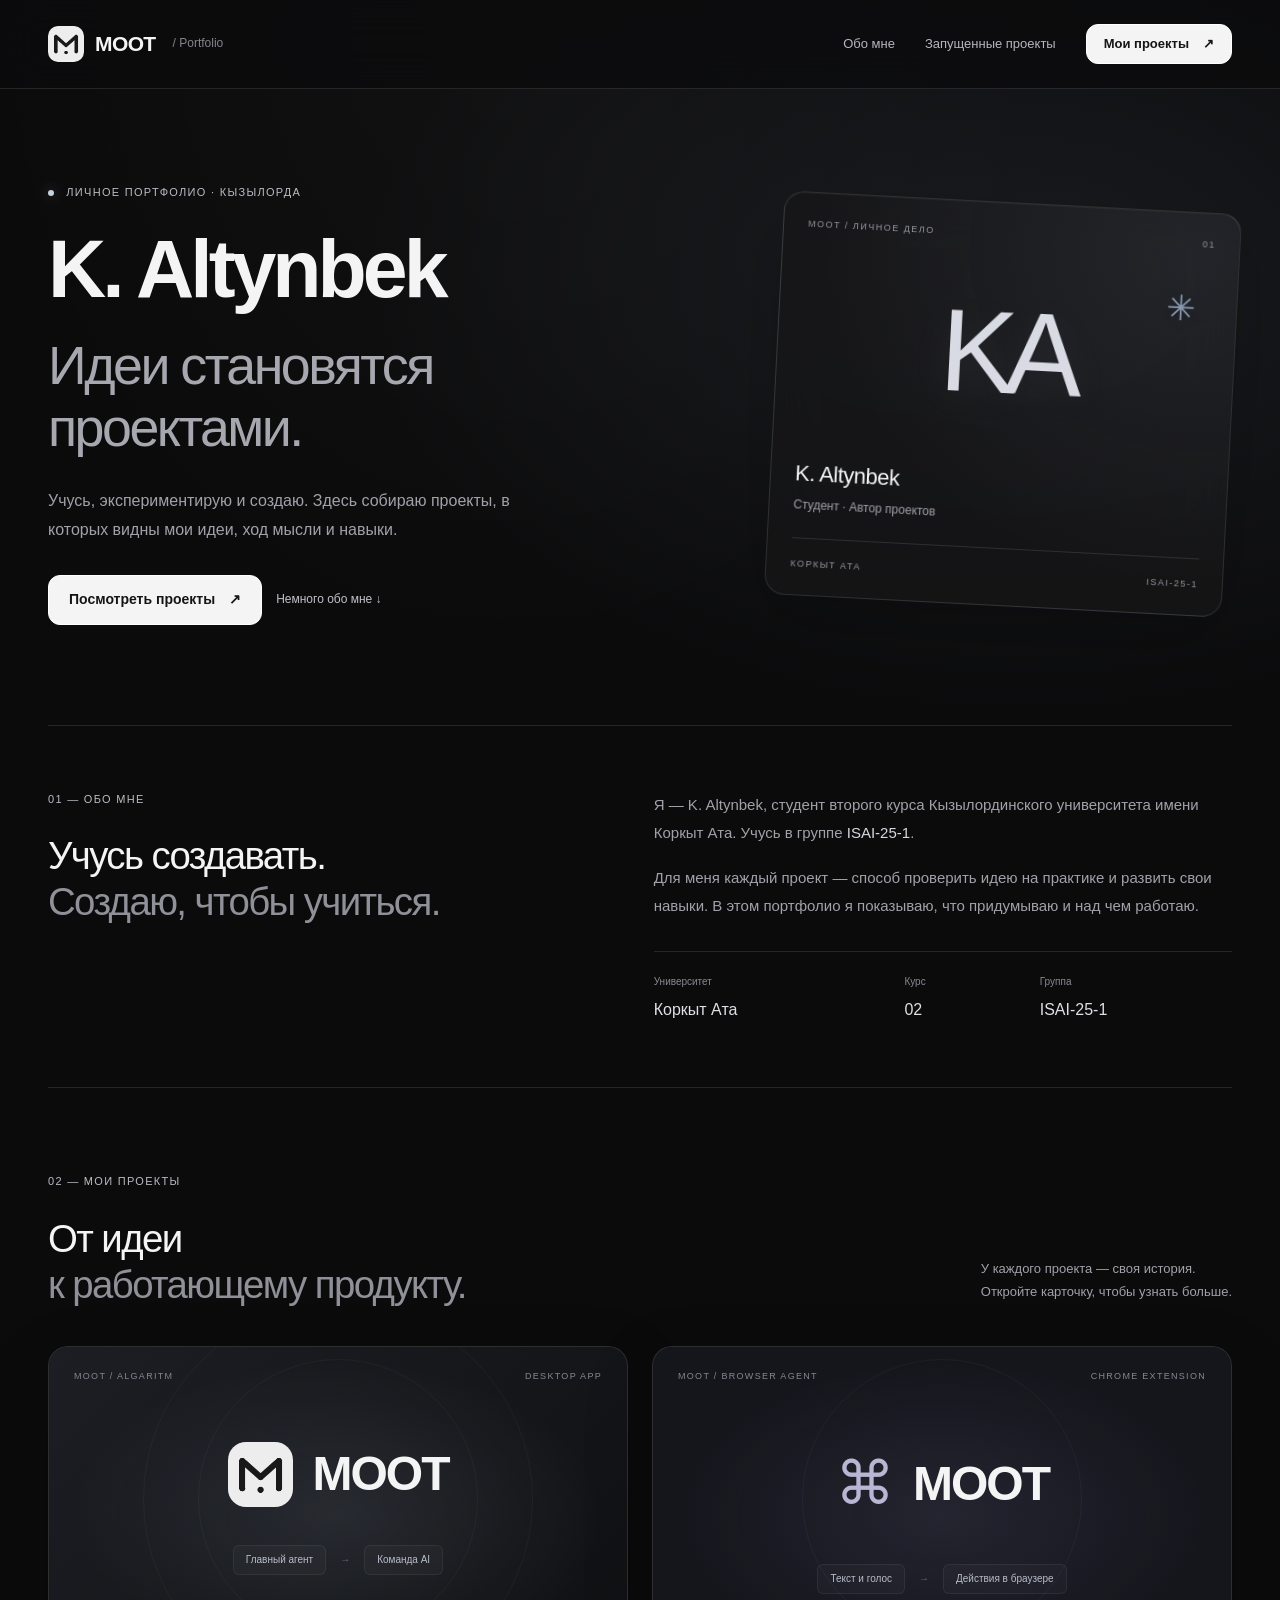
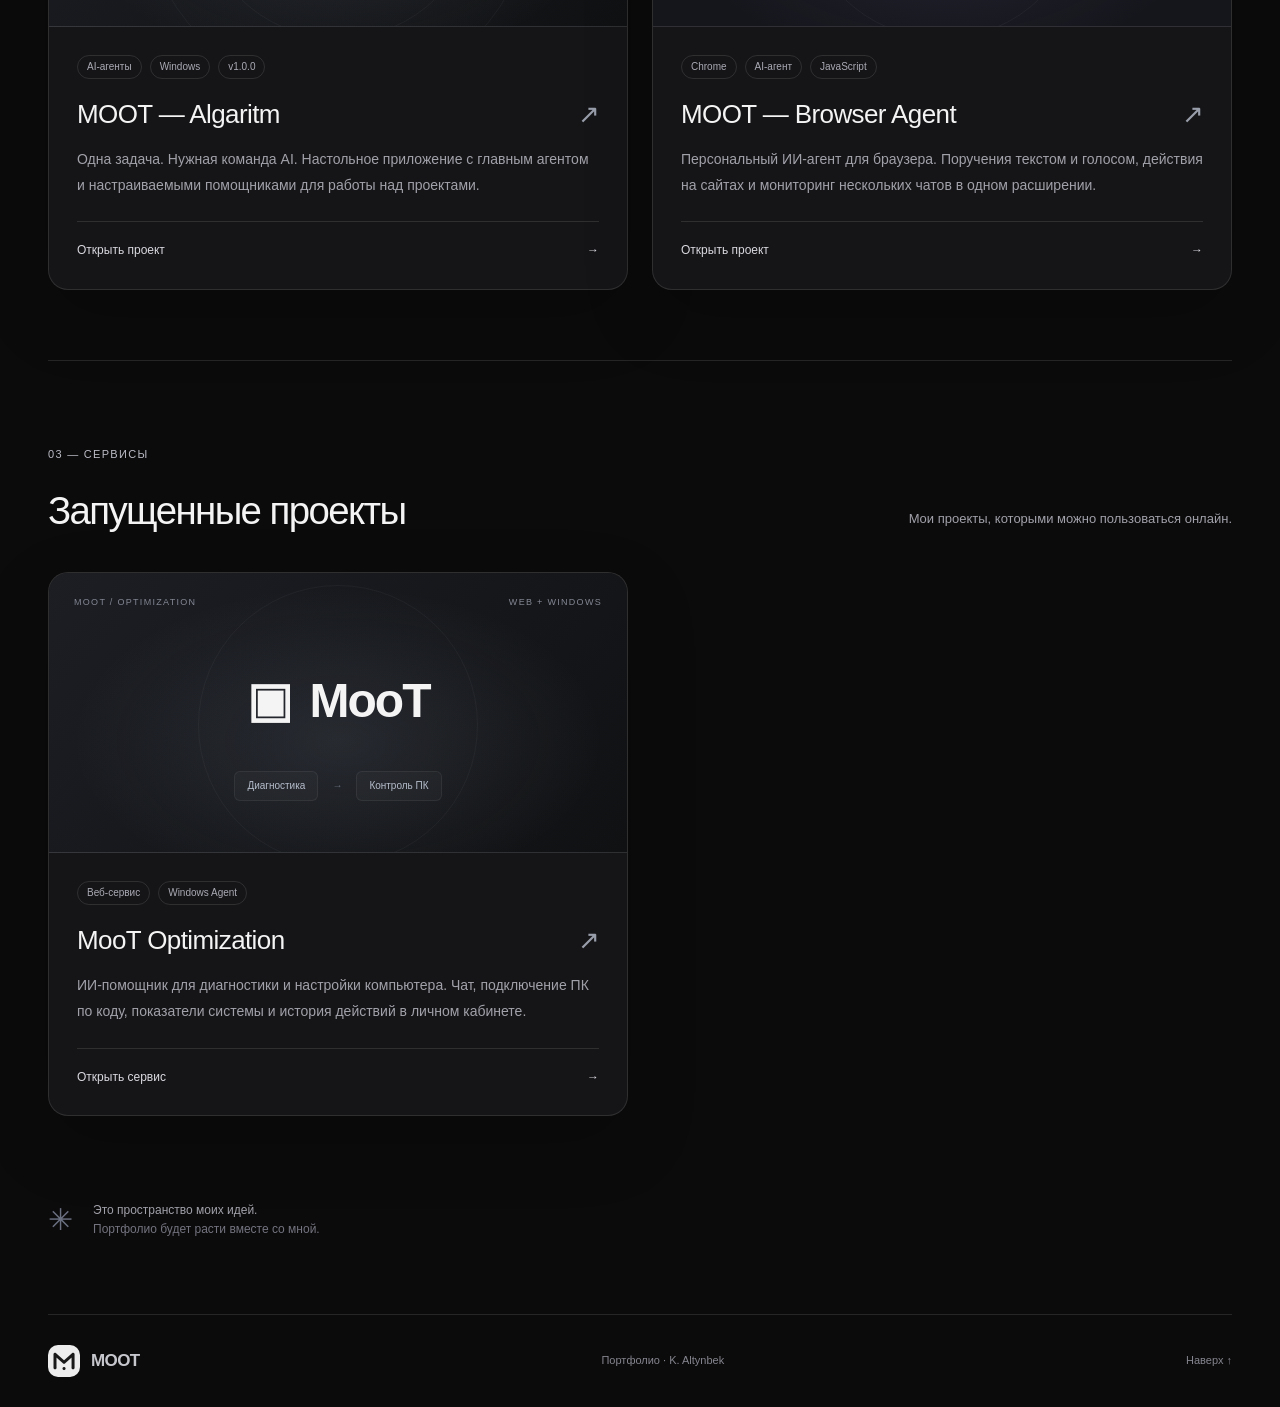
<file: web/portfolio/index.html>
<!DOCTYPE html>
<html lang="ru"><head><meta charset="UTF-8"><meta name="viewport" content="width=device-width, initial-scale=1"><meta name="theme-color" content="#0b0b0c"><title>K. Altynbek — MOOT · Портфолио</title><meta name="description" content="Портфолио K. Altynbek. Студент 2 курса Кызылординского университета имени Коркыт Ата, группа ISAI-25-1. Идеи, навыки и проекты."><link rel="icon" href="assets/16bdc37f-ed6d-45f6-ae07-57460a275777/Изображение ChatGPT 7 окт. 2026 г., 14_14_48.png"><link rel="stylesheet" href="styles.css"><link rel="stylesheet" href="portfolio.css"><script src="script.js" defer></script></head>
<body class="portfolio"><a class="skip-link" href="#main">Перейти к содержимому</a>
<header class="header"><div class="container nav"><a class="brand" href="index.html" aria-label="MOOT — портфолио"><img class="logo" src="assets/16bdc37f-ed6d-45f6-ae07-57460a275777/Изображение ChatGPT 7 окт. 2026 г., 14_14_48.png" width="36" height="36" alt="">MOOT<span class="brand-note">/ Portfolio</span></a><nav aria-label="Основная навигация"><a href="#about">Обо мне</a><a href="#launched">Запущенные проекты</a><a class="btn small" href="#projects">Мои проекты <span aria-hidden="true">↗</span></a></nav></div></header>
<main id="main"><section class="container portfolio-hero" aria-labelledby="intro-title"><div class="hero-copy"><p class="eyebrow"><span class="status-dot"></span> Личное портфолио · Кызылорда</p><h1 id="intro-title">K. Altynbek<span>Идеи становятся<br>проектами.</span></h1><p class="intro-text">Учусь, экспериментирую и создаю. Здесь собираю проекты, в которых видны мои идеи, ход мысли и навыки.</p><div class="actions"><a class="btn" href="#projects">Посмотреть проекты <span aria-hidden="true">↗</span></a><a class="text-link" href="#about">Немного обо мне ↓</a></div></div><aside class="identity glass" aria-label="Карточка автора"><div class="identity-top"><span>MOOT / ЛИЧНОЕ ДЕЛО</span><span>01</span></div><div class="monogram" aria-hidden="true">KA<span>✳</span></div><div class="identity-name">K. Altynbek<small>Студент · Автор проектов</small></div><div class="identity-bottom"><span>КОРКЫТ АТА</span><span>ISAI-25-1</span></div></aside></section>
<section class="container about-section" id="about" aria-labelledby="about-title"><div><p class="eyebrow">01 — Обо мне</p><h2 id="about-title">Учусь создавать.<br><span>Создаю, чтобы учиться.</span></h2></div><div class="about-copy"><p>Я — K. Altynbek, студент второго курса Кызылординского университета имени Коркыт Ата. Учусь в группе <strong>ISAI-25-1</strong>.</p><p>Для меня каждый проект — способ проверить идею на практике и развить свои навыки. В этом портфолио я показываю, что придумываю и над чем работаю.</p><dl class="study-facts"><div><dt>Университет</dt><dd>Коркыт Ата</dd></div><div><dt>Курс</dt><dd>02</dd></div><div><dt>Группа</dt><dd>ISAI-25-1</dd></div></dl></div></section>
<section class="container projects-section" id="projects" aria-labelledby="projects-title"><div class="section-heading"><div><p class="eyebrow">02 — Мои проекты</p><h2 id="projects-title">От идеи<br><span>к работающему продукту.</span></h2></div><p>У каждого проекта — своя история. <br>Откройте карточку, чтобы узнать больше.</p></div><div class="project-grid"><a class="project-card glass" href="moot-algaritm.html" aria-label="Открыть проект MOOT — Algaritm"><div class="project-art" aria-hidden="true"><div class="project-art-top"><span>MOOT / ALGARITM</span><span>DESKTOP APP</span></div><div class="project-orbit"></div><div class="project-orbit second"></div><div class="project-mark"><img src="assets/16bdc37f-ed6d-45f6-ae07-57460a275777/Изображение ChatGPT 7 окт. 2026 г., 14_14_48.png" width="80" height="80" alt=""><span>MOOT</span></div><div class="art-tags"><span>Главный агент</span><i>→</i><span>Команда AI</span></div></div><div class="project-content"><div class="project-meta"><span>AI-агенты</span><span>Windows</span><span>v1.0.0</span></div><h3>MOOT — Algaritm <span aria-hidden="true">↗</span></h3><p>Одна задача. Нужная команда AI. Настольное приложение с главным агентом и настраиваемыми помощниками для работы над проектами.</p><div class="project-link">Открыть проект <span aria-hidden="true">→</span></div></div></a><a class="project-card glass" href="moot-agent.html" aria-label="Открыть проект MOOT — Browser Agent"><div class="project-art browser-art" aria-hidden="true"><div class="project-art-top"><span>MOOT / BROWSER AGENT</span><span>CHROME EXTENSION</span></div><div class="project-orbit"></div><div class="project-mark"><span>⌘</span><span>MOOT</span></div><div class="art-tags"><span>Текст и голос</span><i>→</i><span>Действия в браузере</span></div></div><div class="project-content"><div class="project-meta"><span>Chrome</span><span>AI-агент</span><span>JavaScript</span></div><h3>MOOT — Browser Agent <span aria-hidden="true">↗</span></h3><p>Персональный ИИ-агент для браузера. Поручения текстом и голосом, действия на сайтах и мониторинг нескольких чатов в одном расширении.</p><div class="project-link">Открыть проект <span aria-hidden="true">→</span></div></div></a></div></section>
<section class="container projects-section launched-section" id="launched" aria-labelledby="launched-title"><div class="section-heading"><div><p class="eyebrow">03 — Сервисы</p><h2 id="launched-title">Запущенные проекты</h2></div><p>Мои проекты, которыми можно пользоваться онлайн.</p></div><div class="project-grid"><a class="project-card glass" href="/optimization/" aria-label="Открыть сервис MooT Optimization"><div class="project-art" aria-hidden="true"><div class="project-art-top"><span>MOOT / OPTIMIZATION</span><span>WEB + WINDOWS</span></div><div class="project-orbit"></div><div class="project-mark"><span>▣</span><span>MooT</span></div><div class="art-tags"><span>Диагностика</span><i>→</i><span>Контроль ПК</span></div></div><div class="project-content"><div class="project-meta"><span>Веб-сервис</span><span>Windows Agent</span></div><h3>MooT Optimization <span aria-hidden="true">↗</span></h3><p>ИИ-помощник для диагностики и настройки компьютера. Чат, подключение ПК по коду, показатели системы и история действий в личном кабинете.</p><div class="project-link">Открыть сервис <span aria-hidden="true">→</span></div></div></a></div></section>
<div class="container closing-note"><span aria-hidden="true">✳</span><p>Это пространство моих идей.<br><strong>Портфолио будет расти вместе со мной.</strong></p></div>
</main><footer class="container footer"><a class="brand" href="#main"><img class="logo" src="assets/16bdc37f-ed6d-45f6-ae07-57460a275777/Изображение ChatGPT 7 окт. 2026 г., 14_14_48.png" width="32" height="32" alt="">MOOT</a><span>Портфолио · K. Altynbek</span><a href="#main">Наверх ↑</a></footer></body></html>
</file>
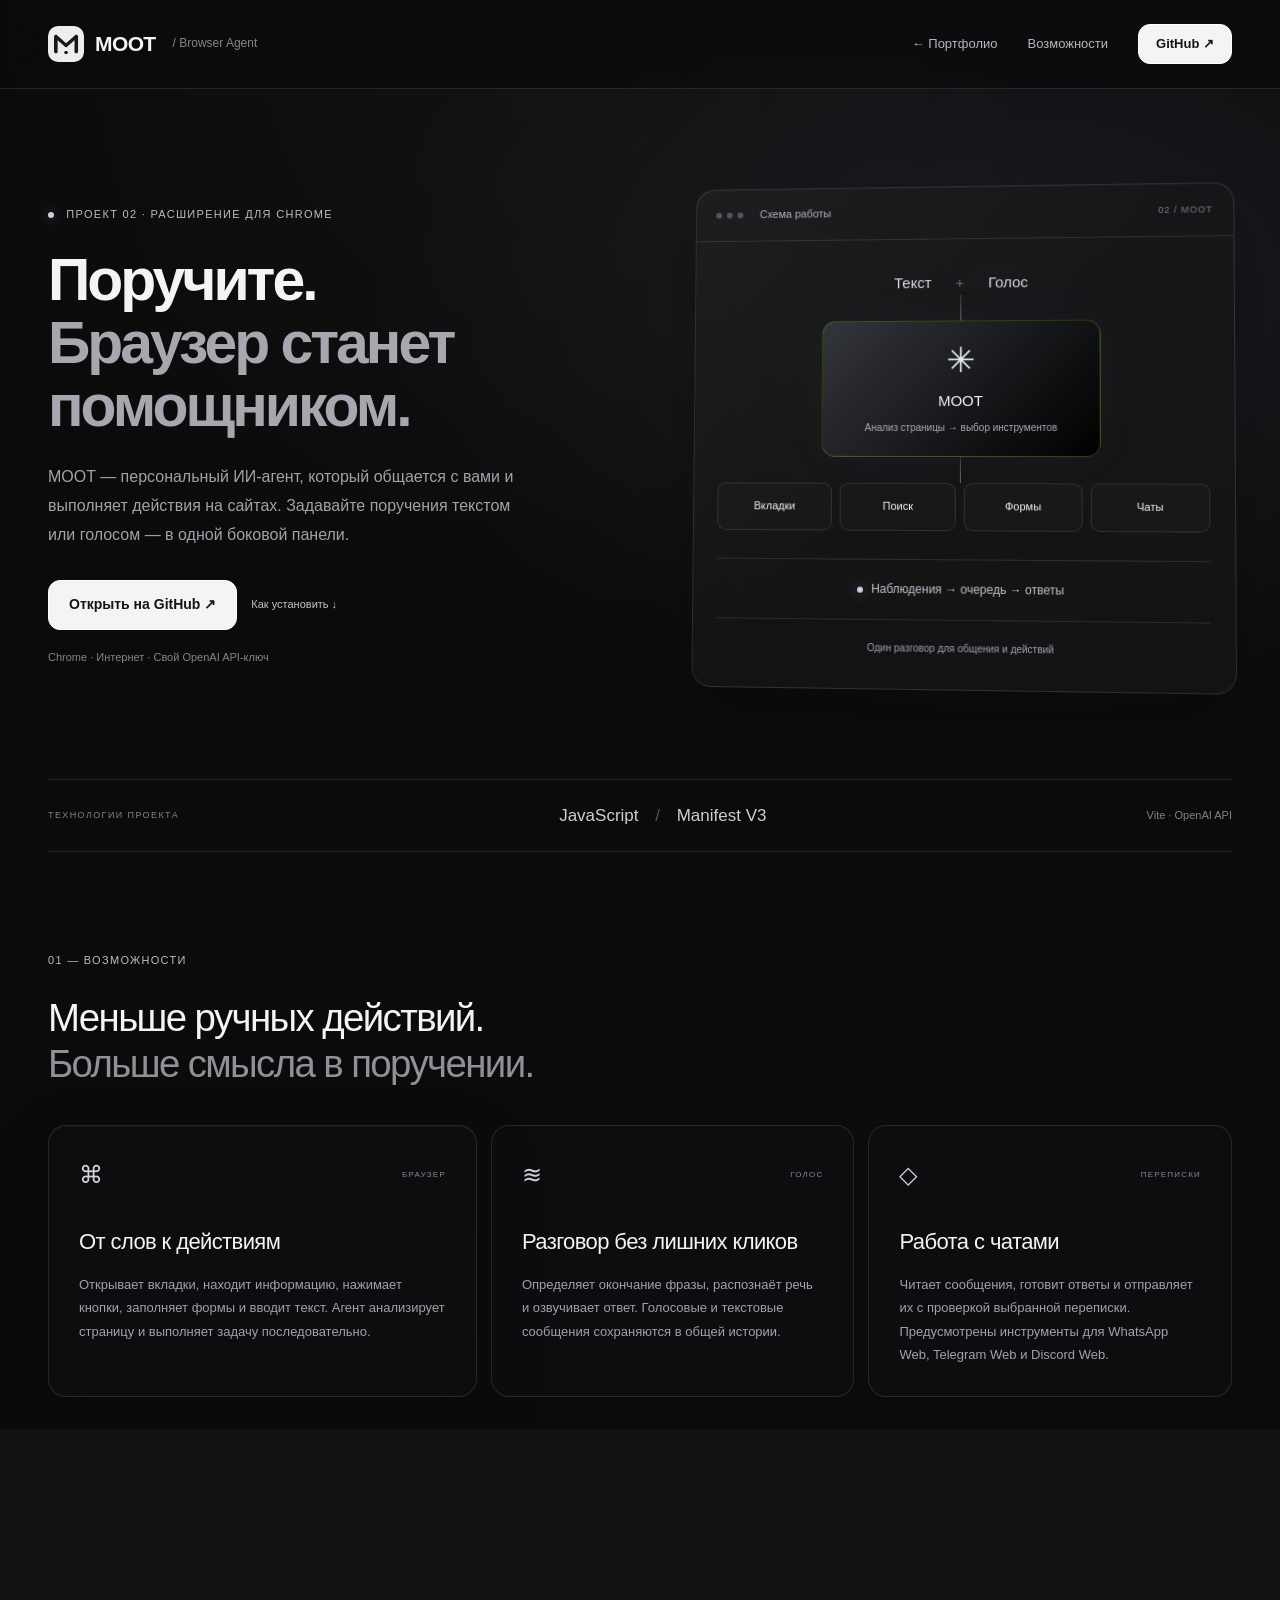
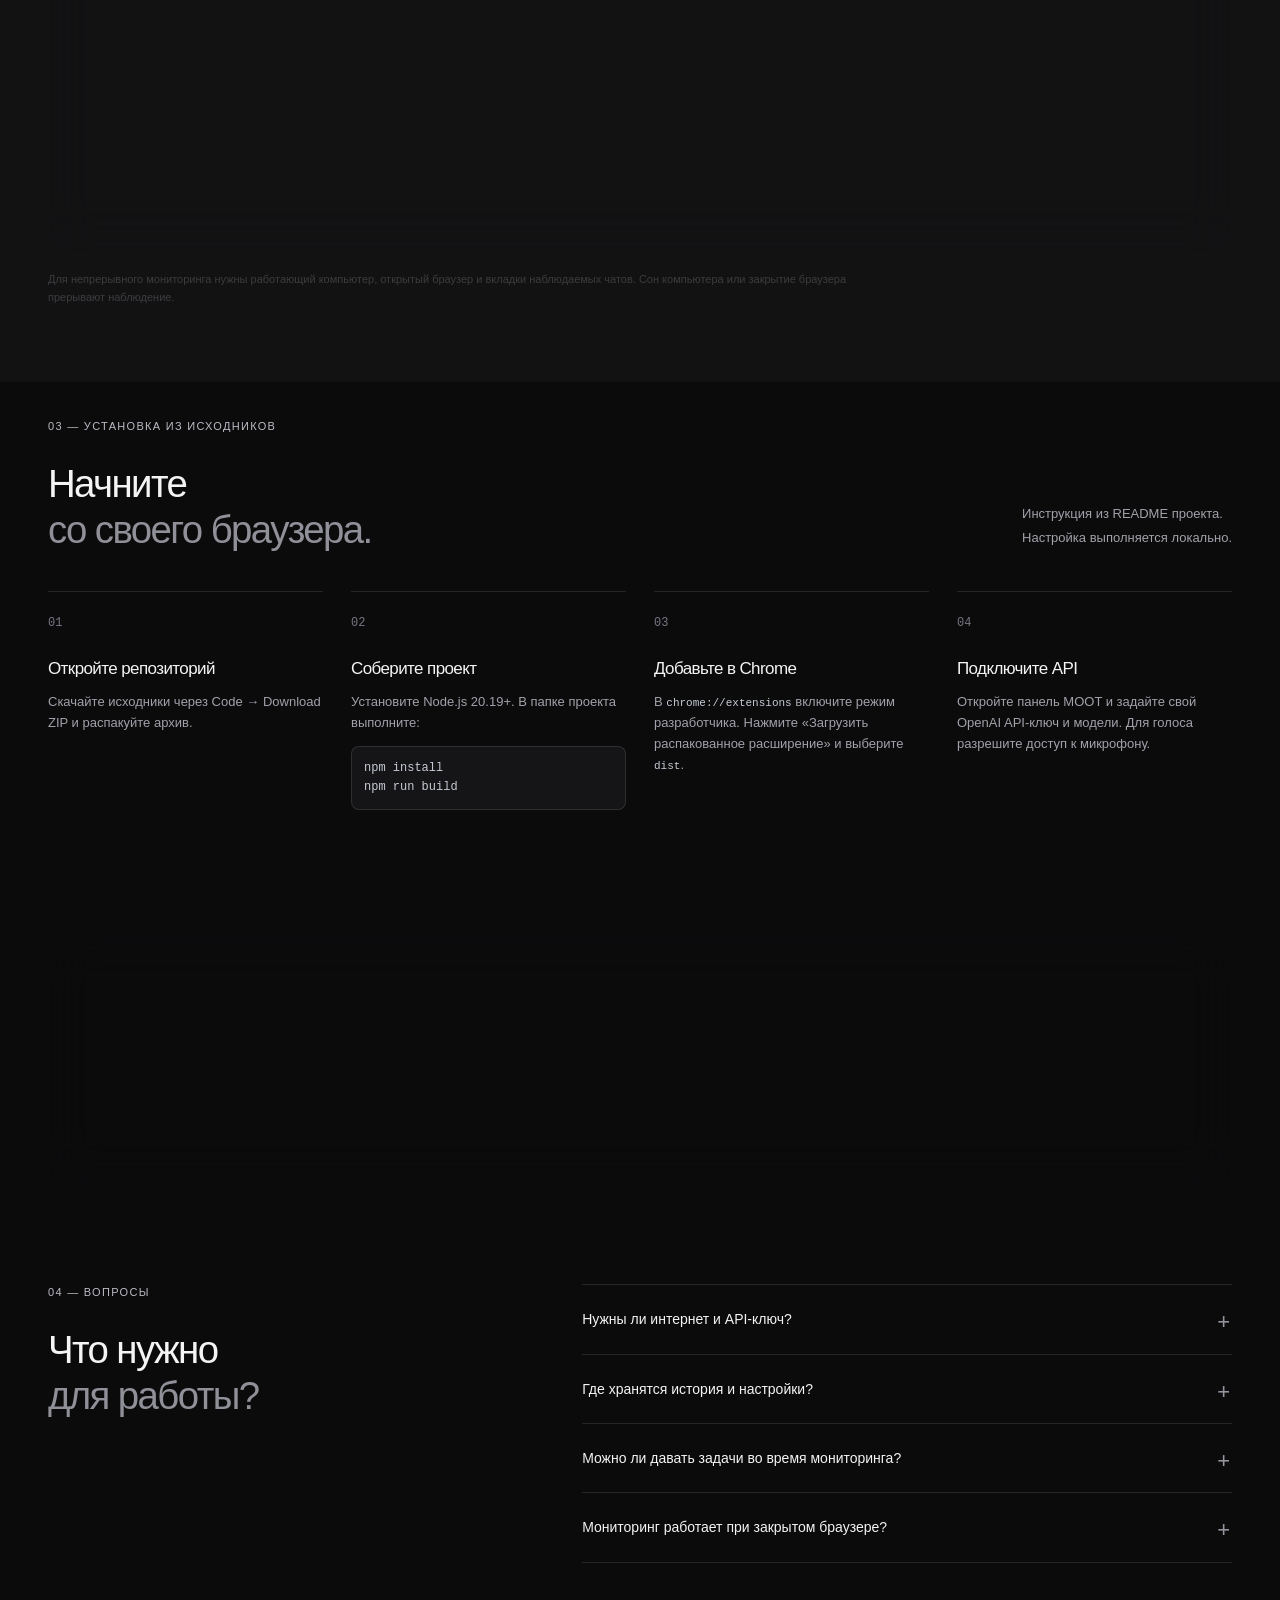
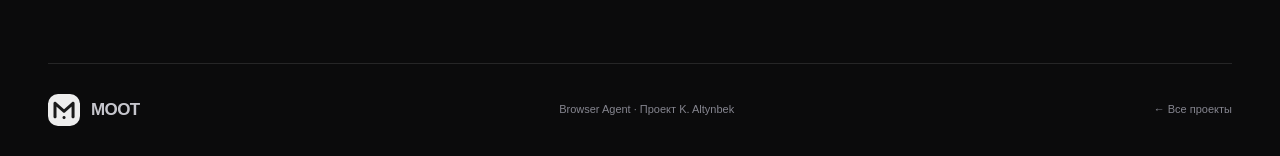
<file: php-deploy/httpdocs/moot-agent.html>
<!DOCTYPE html><html lang="ru"><head><meta charset="UTF-8"><meta name="viewport" content="width=device-width, initial-scale=1"><meta name="theme-color" content="#0b0b0c"><title>MOOT — Browser Agent · K. Altynbek</title><meta name="description" content="MOOT — персональный ИИ-агент для Chrome. Текст, голос, действия на сайтах и мониторинг чатов."><link rel="icon" href="assets/16bdc37f-ed6d-45f6-ae07-57460a275777/Изображение ChatGPT 7 окт. 2026 г., 14_14_48.png"><link rel="stylesheet" href="styles.css"><link rel="stylesheet" href="agent.css"><script src="script.js" defer></script></head><body><a class="skip-link" href="#main">Перейти к содержимому</a><header class="header"><div class="container nav"><a class="brand" href="index.html"><img class="logo" src="assets/16bdc37f-ed6d-45f6-ae07-57460a275777/Изображение ChatGPT 7 окт. 2026 г., 14_14_48.png" width="36" height="36" alt="">MOOT<span class="brand-note">/ Browser Agent</span></a><nav aria-label="Основная навигация"><a href="index.html#projects">← Портфолио</a><a href="#features">Возможности</a><a class="btn small" href="https://github.com/alttyn92-png/MooT---Agent" target="_blank" rel="noopener noreferrer">GitHub ↗</a></nav></div></header><main id="main">
<section class="container hero"><div class="hero-copy"><p class="eyebrow"><span class="status-dot"></span> Проект 02 · Расширение для Chrome</p><h1>Поручите.<br><span>Браузер станет<br>помощником.</span></h1><p class="hero-desc">MOOT — персональный ИИ-агент, который общается с вами и выполняет действия на сайтах. Задавайте поручения текстом или голосом — в одной боковой панели.</p><div class="actions"><a class="btn" href="https://github.com/alttyn92-png/MooT---Agent" target="_blank" rel="noopener noreferrer">Открыть на GitHub ↗</a><a class="text-link" href="#start">Как установить ↓</a></div><p class="compat">Chrome · Интернет · Свой OpenAI API-ключ</p></div><figure class="diagram glass"><figcaption><span class="window-dots" aria-hidden="true"><i></i><i></i><i></i></span>Схема работы<span class="diagram-index">02 / MOOT</span></figcaption><div class="agent-diagram"><p class="input-modes">Текст <span>+</span> Голос</p><div class="connector"></div><div class="main-agent"><div class="agent-symbol" aria-hidden="true">✳</div><strong>MOOT</strong><span>Анализ страницы → выбор инструментов</span></div><div class="connector"></div><div class="browser-actions"><span>Вкладки</span><span>Поиск</span><span>Формы</span><span>Чаты</span></div><div class="monitor-row"><span class="status-dot"></span>Наблюдения → очередь → ответы</div><p class="diagram-note">Один разговор для общения и действий</p></div></figure></section>
<div class="container platform-line"><span>ТЕХНОЛОГИИ ПРОЕКТА</span><span>JavaScript <b>/</b> Manifest V3</span><span>Vite · OpenAI API</span></div>
<section class="container section" id="features"><div class="section-heading"><div><p class="eyebrow">01 — Возможности</p><h2>Меньше ручных действий.<br><span>Больше смысла в поручении.</span></h2></div></div><div class="features"><article class="feature glass"><div class="feature-top"><span class="feature-icon">⌘</span><span class="micro">БРАУЗЕР</span></div><h3>От слов к действиям</h3><p>Открывает вкладки, находит информацию, нажимает кнопки, заполняет формы и вводит текст. Агент анализирует страницу и выполняет задачу последовательно.</p></article><article class="feature"><div class="feature-top"><span class="feature-icon">≋</span><span class="micro">ГОЛОС</span></div><h3>Разговор без лишних кликов</h3><p>Определяет окончание фразы, распознаёт речь и озвучивает ответ. Голосовые и текстовые сообщения сохраняются в общей истории.</p></article><article class="feature"><div class="feature-top"><span class="feature-icon">◇</span><span class="micro">ПЕРЕПИСКИ</span></div><h3>Работа с чатами</h3><p>Читает сообщения, готовит ответы и отправляет их с проверкой выбранной переписки. Предусмотрены инструменты для WhatsApp Web, Telegram Web и Discord Web.</p></article></div></section>
<section class="container section"><div class="monitor-panel glass"><div><p class="eyebrow">02 — Постоянный мониторинг</p><h2>Несколько чатов.<br><span>Ваши инструкции.</span></h2><p>MOOT отслеживает новые сообщения и отвечает по заданным вами правилам. Наблюдения сохраняются, а новые поручения можно давать прямо во время мониторинга.</p></div><ol class="monitor-flow"><li><span>01</span><div><h3>Задайте правила</h3><p>Выберите чаты и объясните, как отвечать.</p></div></li><li><span>02</span><div><h3>Продолжайте работу</h3><p>Давайте агенту дополнительные задачи на разных сайтах.</p></div></li><li><span>03</span><div><h3>Сообщения ждут в очереди</h3><p>Входящие во время другой задачи обрабатываются после её завершения.</p></div></li></ol></div><p class="monitor-limit">Для непрерывного мониторинга нужны работающий компьютер, открытый браузер и вкладки наблюдаемых чатов. Сон компьютера или закрытие браузера прерывают наблюдение.</p></section>
<section class="container section" id="start"><div class="section-heading"><div><p class="eyebrow">03 — Установка из исходников</p><h2>Начните<br><span>со своего браузера.</span></h2></div><p>Инструкция из README проекта.<br>Настройка выполняется локально.</p></div><ol class="steps"><li><span class="step-num">01</span><h3>Откройте репозиторий</h3><p>Скачайте исходники через Code → Download ZIP и распакуйте архив.</p></li><li><span class="step-num">02</span><h3>Соберите проект</h3><p>Установите Node.js 20.19+. В папке проекта выполните:</p><pre><code>npm install
npm run build</code></pre></li><li><span class="step-num">03</span><h3>Добавьте в Chrome</h3><p>В <code>chrome://extensions</code> включите режим разработчика. Нажмите «Загрузить распакованное расширение» и выберите <code>dist</code>.</p></li><li><span class="step-num">04</span><h3>Подключите API</h3><p>Откройте панель MOOT и задайте свой OpenAI API-ключ и модели. Для голоса разрешите доступ к микрофону.</p></li></ol></section>
<section class="container download-section"><div class="download-panel glass"><div class="download-top"><div><p class="eyebrow">Идея → проект</p><h2>Один интерфейс.<br><span>Для сайтов и переписок.</span></h2><p>Исходный код и инструкция по запуску доступны на GitHub.</p></div><a class="btn" href="https://github.com/alttyn92-png/MooT---Agent" target="_blank" rel="noopener noreferrer">Смотреть репозиторий ↗</a></div></div></section>
<section class="container section faq-section" id="faq"><div><p class="eyebrow">04 — Вопросы</p><h2>Что нужно<br><span>для работы?</span></h2></div><div class="faq"><details><summary>Нужны ли интернет и API-ключ?</summary><p>Да. Расширение использует OpenAI API и требует интернет-соединения. Ключ вводится в настройках MOOT, а использование API оплачивается по тарифам провайдера.</p></details><details><summary>Где хранятся история и настройки?</summary><p>Локально в профиле браузера. Для работы ИИ запросы модели, записи произнесённых фраз и текст для озвучивания отправляются в OpenAI. Сайт портфолио не собирает API-ключи.</p></details><details><summary>Можно ли давать задачи во время мониторинга?</summary><p>Да, текстом или голосом. Пока агент выполняет другую задачу, новые сообщения ждут обработки в очереди. Состояние наблюдений доступно в боковой панели.</p></details><details><summary>Мониторинг работает при закрытом браузере?</summary><p>Нет. Браузер и вкладки выбранных чатов должны оставаться открытыми, а компьютер — работать. Отслеживание зависит от доступности сайтов, сети и API.</p></details></div></section>
</main><footer class="container footer"><a class="brand" href="index.html"><img class="logo" src="assets/16bdc37f-ed6d-45f6-ae07-57460a275777/Изображение ChatGPT 7 окт. 2026 г., 14_14_48.png" width="32" height="32" alt="">MOOT</a><span>Browser Agent · Проект K. Altynbek</span><a href="index.html#projects">← Все проекты</a></footer></body></html>
</file>
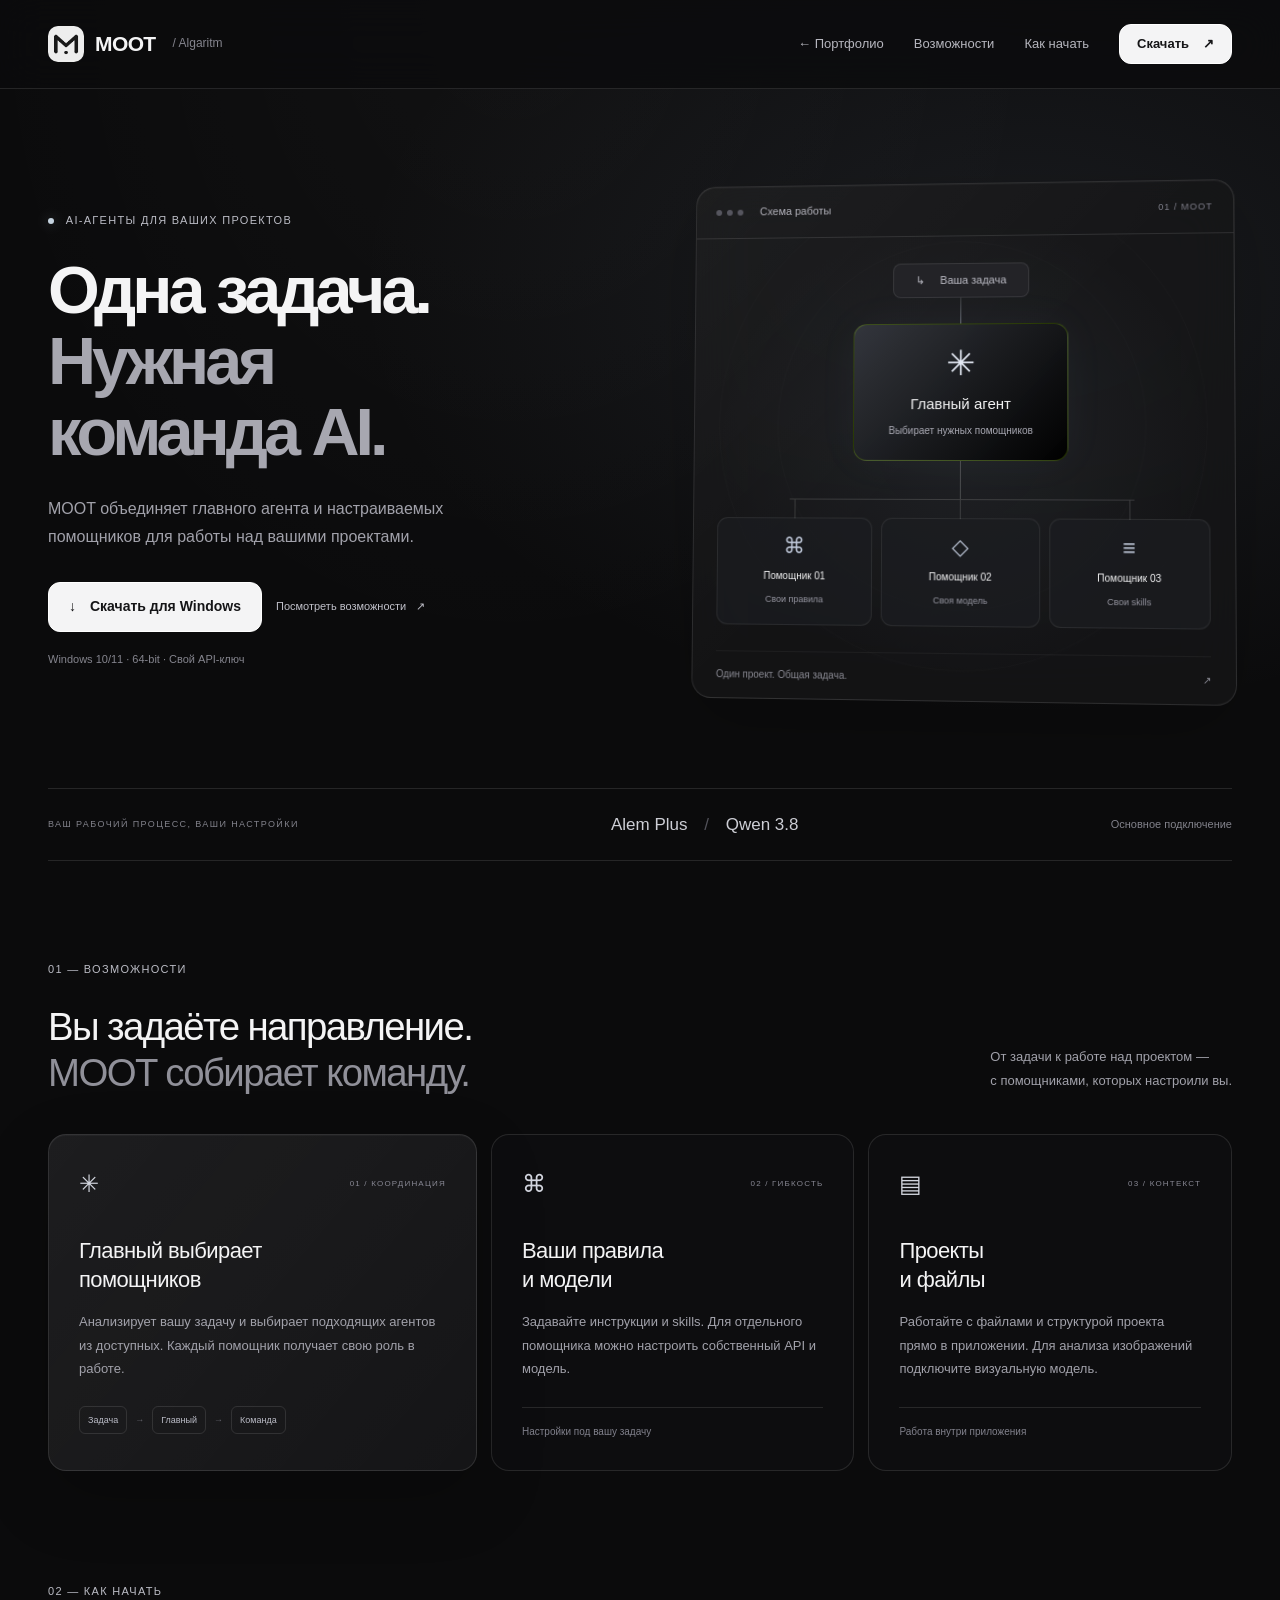
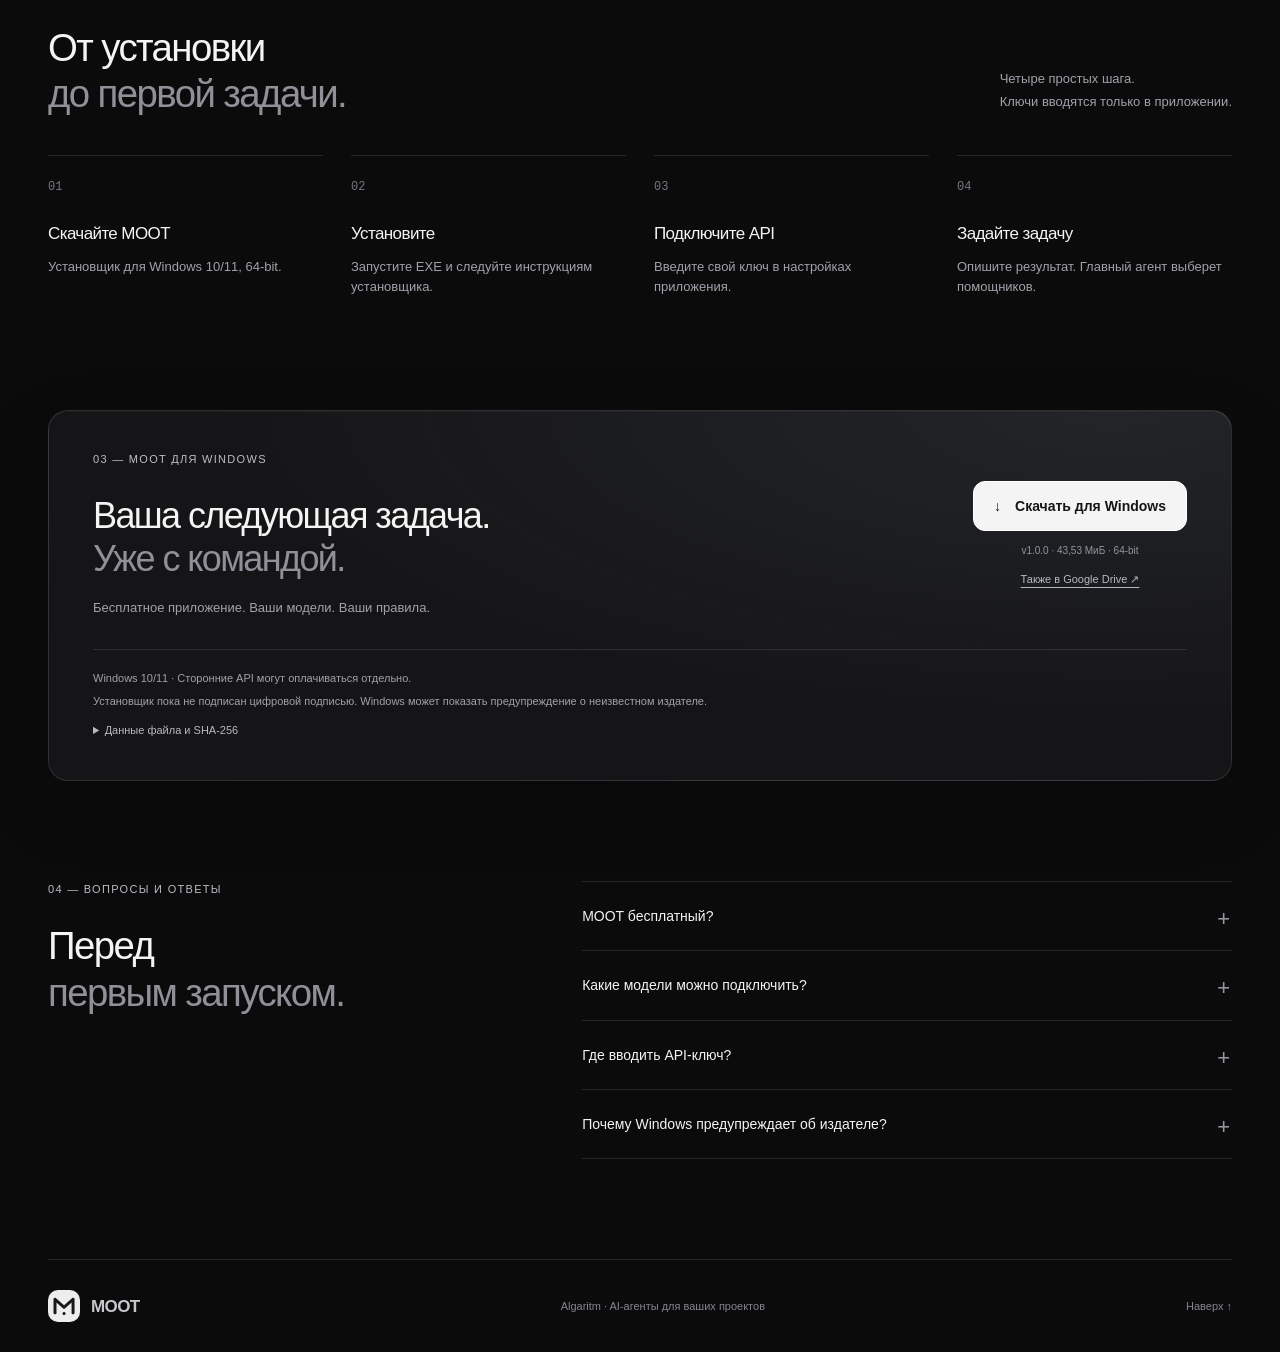
<file: php-deploy/httpdocs/moot-algaritm.html>
<!DOCTYPE html>
<html lang="ru">
<head>
<meta charset="UTF-8"><meta name="viewport" content="width=device-width, initial-scale=1">
<meta name="theme-color" content="#0b0b0c">
<title>MOOT — Algaritm · Команда AI для ваших проектов</title>
<meta name="description" content="Главный AI-агент и настраиваемые помощники для ваших проектов. MOOT для Windows 10/11. Бесплатное скачивание, свой API-ключ.">
<link rel="icon" href="assets/16bdc37f-ed6d-45f6-ae07-57460a275777/Изображение ChatGPT 7 окт. 2026 г., 14_14_48.png"><link rel="stylesheet" href="styles.css"><script src="script.js" defer></script>
</head>
<body>
<a class="skip-link" href="#main">Перейти к содержимому</a>
<header class="header"><div class="container nav"><a class="brand" href="#main" aria-label="MOOT — на главную"><img class="logo" src="assets/16bdc37f-ed6d-45f6-ae07-57460a275777/Изображение ChatGPT 7 окт. 2026 г., 14_14_48.png" width="36" height="36" alt="">MOOT<span class="brand-note">/ Algaritm</span></a><nav aria-label="Основная навигация"><a href="index.html#projects">← Портфолио</a><a href="#features">Возможности</a><a href="#start">Как начать</a><a class="btn small" href="downloads/MOOT-Setup-1.0.0.exe" download>Скачать <span aria-hidden="true">↗</span></a></nav></div></header>
<main id="main">
<section class="hero container" aria-labelledby="hero-title">
<div class="hero-copy"><p class="eyebrow"><span class="status-dot"></span> AI-агенты для ваших проектов</p><h1 id="hero-title">Одна задача.<br><span>Нужная<br class="desktop-break"> команда AI.</span></h1><p class="hero-desc">MOOT объединяет главного агента и настраиваемых помощников для работы над вашими проектами.</p><div class="actions"><a class="btn" href="downloads/MOOT-Setup-1.0.0.exe" download><span aria-hidden="true">↓</span> Скачать для Windows</a><a class="text-link" href="#features">Посмотреть возможности <span aria-hidden="true">↗</span></a></div><p class="compat">Windows 10/11 · 64-bit · Свой API-ключ</p></div>
<figure class="diagram glass" aria-labelledby="diagram-caption"><figcaption id="diagram-caption"><span class="window-dots" aria-hidden="true"><i></i><i></i><i></i></span><span>Схема работы</span><span class="diagram-index">01 / MOOT</span></figcaption><div class="diagram-body"><div class="orbit orbit-one" aria-hidden="true"></div><div class="orbit orbit-two" aria-hidden="true"></div><div class="task-label"><span aria-hidden="true">↳</span> Ваша задача</div><div class="connector vertical" aria-hidden="true"></div><div class="main-agent"><div class="agent-symbol" aria-hidden="true">✳</div><strong>Главный агент</strong><span>Выбирает нужных помощников</span></div><div class="branch" aria-hidden="true"><span></span></div><div class="helpers"><div><span class="helper-icon" aria-hidden="true">⌘</span><strong>Помощник 01</strong><small>Свои правила</small></div><div><span class="helper-icon" aria-hidden="true">◇</span><strong>Помощник 02</strong><small>Своя модель</small></div><div><span class="helper-icon" aria-hidden="true">≡</span><strong>Помощник 03</strong><small>Свои skills</small></div></div><div class="diagram-bottom"><span>Один проект. Общая задача.</span><span aria-hidden="true">↗</span></div></div></figure>
</section>
<div class="container platform-line"><span>ВАШ РАБОЧИЙ ПРОЦЕСС, ВАШИ НАСТРОЙКИ</span><span>Alem Plus <b>/</b> Qwen 3.8</span><span>Основное подключение</span></div>
<section class="section container" id="features" aria-labelledby="features-title"><div class="section-heading"><div><p class="eyebrow">01 — Возможности</p><h2 id="features-title">Вы задаёте направление.<br><span>MOOT собирает команду.</span></h2></div><p>От задачи к работе над проектом —<br>с помощниками, которых настроили вы.</p></div><div class="features"><article class="feature feature-lead glass"><div class="feature-top"><span class="feature-icon" aria-hidden="true">✳</span><span class="micro">01 / КООРДИНАЦИЯ</span></div><h3>Главный выбирает<br>помощников</h3><p>Анализирует вашу задачу и выбирает подходящих агентов из доступных. Каждый помощник получает свою роль в работе.</p><div class="mini-flow" aria-hidden="true"><span>Задача</span><b>→</b><span>Главный</span><b>→</b><span>Команда</span></div></article><article class="feature"><div class="feature-top"><span class="feature-icon" aria-hidden="true">⌘</span><span class="micro">02 / ГИБКОСТЬ</span></div><h3>Ваши правила<br>и модели</h3><p>Задавайте инструкции и skills. Для отдельного помощника можно настроить собственный API и модель.</p><span class="feature-foot">Настройки под вашу задачу</span></article><article class="feature"><div class="feature-top"><span class="feature-icon" aria-hidden="true">▤</span><span class="micro">03 / КОНТЕКСТ</span></div><h3>Проекты<br>и файлы</h3><p>Работайте с файлами и структурой проекта прямо в приложении. Для анализа изображений подключите визуальную модель.</p><span class="feature-foot">Работа внутри приложения</span></article></div></section>
<section class="section container start" id="start" aria-labelledby="start-title"><div class="section-heading"><div><p class="eyebrow">02 — Как начать</p><h2 id="start-title">От установки<br><span>до первой задачи.</span></h2></div><p>Четыре простых шага.<br>Ключи вводятся только в приложении.</p></div><ol class="steps"><li><span class="step-num">01</span><h3>Скачайте MOOT</h3><p>Установщик для Windows 10/11, 64-bit.</p></li><li><span class="step-num">02</span><h3>Установите</h3><p>Запустите EXE и следуйте инструкциям установщика.</p></li><li><span class="step-num">03</span><h3>Подключите API</h3><p>Введите свой ключ в настройках приложения.</p></li><li><span class="step-num">04</span><h3>Задайте задачу</h3><p>Опишите результат. Главный агент выберет помощников.</p></li></ol></section>
<section class="container download-section" id="download" aria-labelledby="download-title"><div class="download-panel glass"><div class="download-top"><div><p class="eyebrow">03 — MOOT для Windows</p><h2 id="download-title">Ваша следующая задача.<br><span>Уже с командой.</span></h2><p>Бесплатное приложение. Ваши модели. Ваши правила.</p></div><div class="download-action"><a class="btn" href="downloads/MOOT-Setup-1.0.0.exe" download><span aria-hidden="true">↓</span> Скачать для Windows</a><span>v1.0.0 · 43,53 МиБ · 64-bit</span><a class="mirror-link" href="https://drive.google.com/uc?export=download&amp;id=1e8cuQD9yPxw65FvyJdzkQa9KclIw1OUd" target="_blank" rel="noopener noreferrer">Также в Google Drive ↗</a></div></div><div class="release-info"><p>Windows 10/11 · Сторонние API могут оплачиваться отдельно.</p><p>Установщик пока не подписан цифровой подписью. Windows может показать предупреждение о неизвестном издателе.</p><details class="checksum"><summary>Данные файла и SHA-256</summary><p>MOOT-Setup-1.0.0.exe · 45 648 276 байт</p><code>de23908c964e2dd004a46ec646b06b2c0e0385cfbcd4f1e96c66455eb23d44db</code></details></div></div></section>
<section class="section container faq-section" id="faq" aria-labelledby="faq-title"><div><p class="eyebrow">04 — Вопросы и ответы</p><h2 id="faq-title">Перед<br><span>первым запуском.</span></h2></div><div class="faq"><details><summary>MOOT бесплатный?</summary><p>Скачивание приложения бесплатное. Сторонние API могут оплачиваться отдельно по тарифам их провайдеров.</p></details><details><summary>Какие модели можно подключить?</summary><p>Основное подключение MOOT — Alem Plus / Qwen 3.8. У отдельного помощника можно настроить собственный API и модель. Анализ изображений требует визуальной модели.</p></details><details><summary>Где вводить API-ключ?</summary><p>В настройках установленного приложения. Этот сайт не собирает ваши API-ключи.</p></details><details><summary>Почему Windows предупреждает об издателе?</summary><p>Установщик пока не подписан цифровой подписью. Проверить целостность скачанного файла можно по SHA-256 в блоке скачивания.</p></details></div></section>
</main><footer class="container footer"><a class="brand" href="#main"><img class="logo" src="assets/16bdc37f-ed6d-45f6-ae07-57460a275777/Изображение ChatGPT 7 окт. 2026 г., 14_14_48.png" width="32" height="32" alt="">MOOT</a><span>Algaritm · AI-агенты для ваших проектов</span><a href="#main">Наверх ↑</a></footer>
</body></html>
</file>
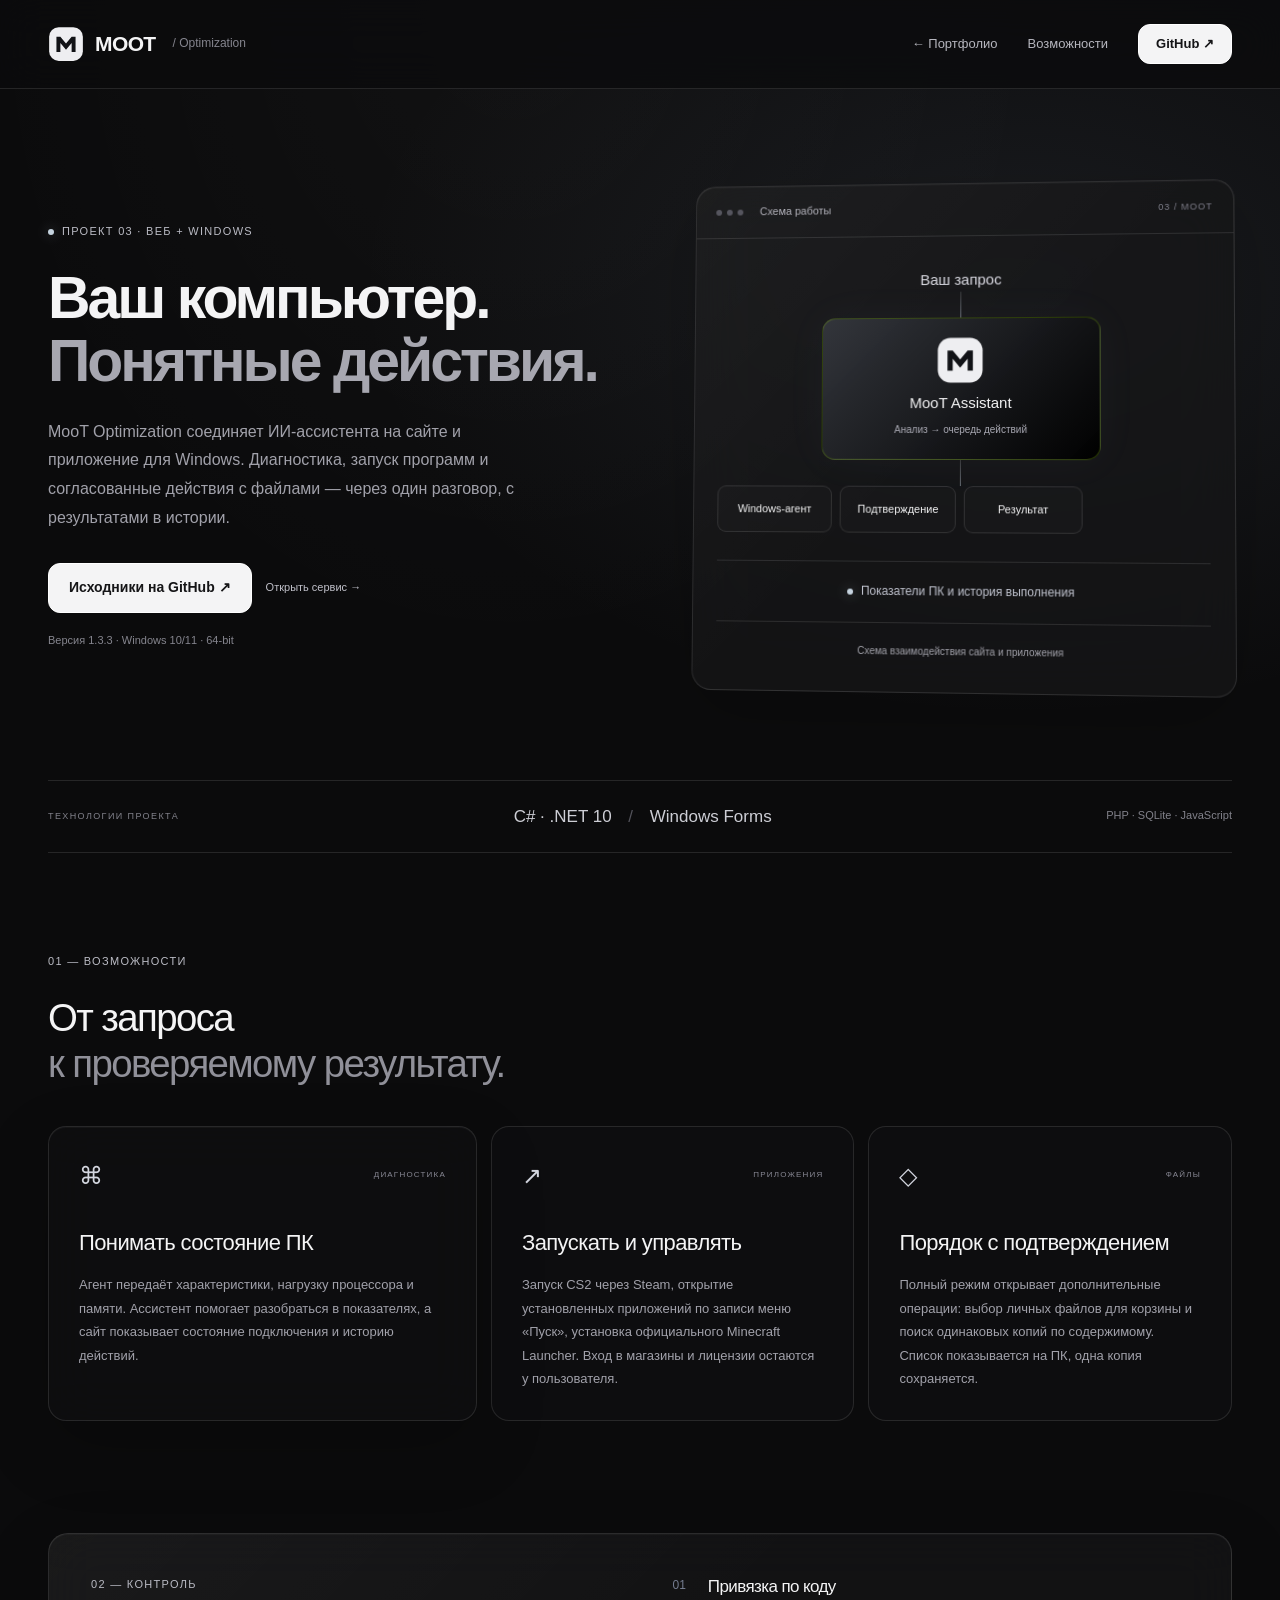
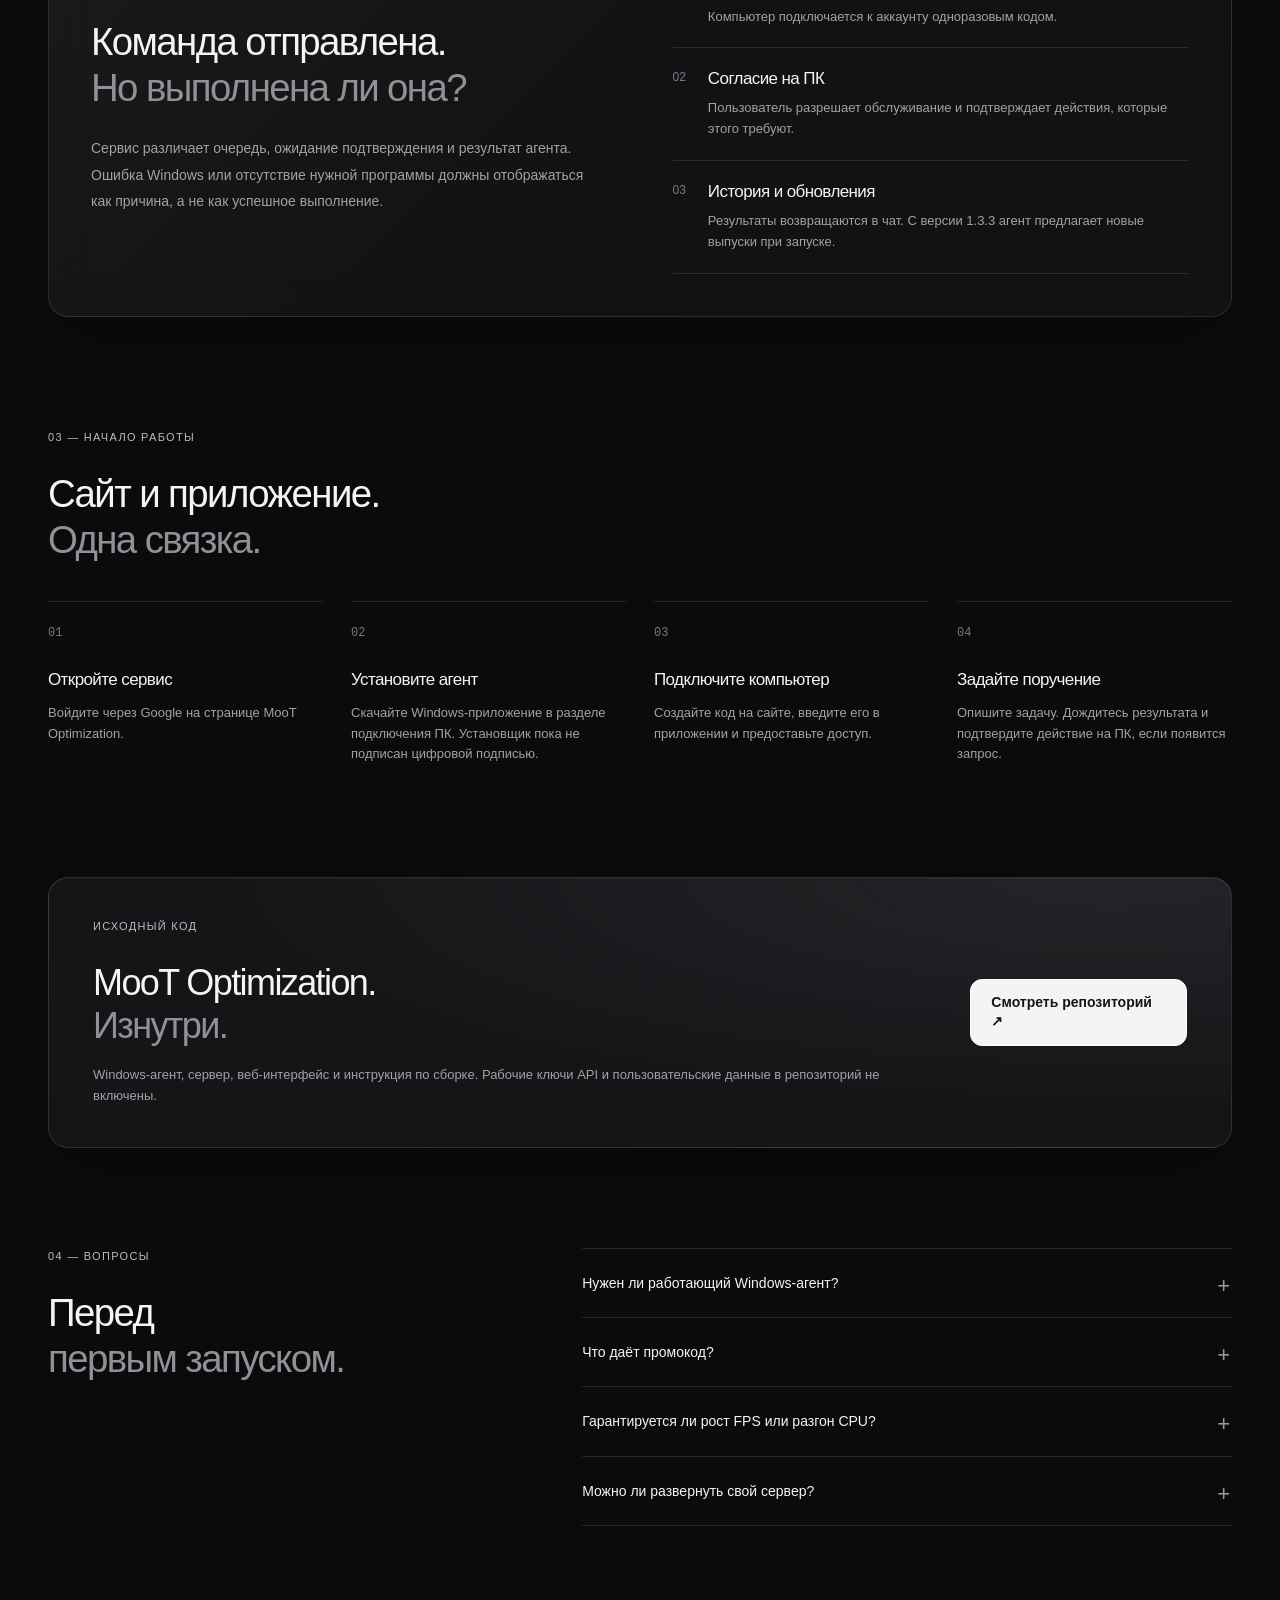
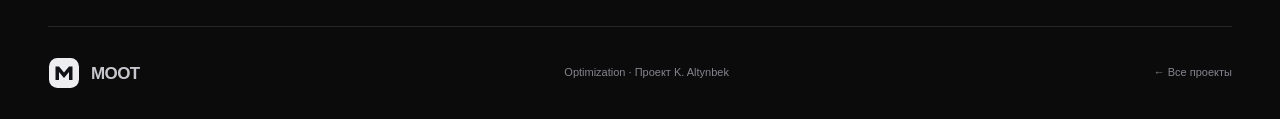
<file: php-deploy/httpdocs/moot-optimization.html>
<!DOCTYPE html><html lang="ru"><head><meta charset="UTF-8"><meta name="viewport" content="width=device-width, initial-scale=1"><meta name="theme-color" content="#0b0b0c"><title>MooT Optimization · K. Altynbek</title><meta name="description" content="MooT Optimization — веб-ассистент и Windows-агент для диагностики, запуска приложений и управления компьютером с подтверждением пользователя."><link rel="icon" href="/site-icon.png"><link rel="stylesheet" href="styles.css"><link rel="stylesheet" href="agent.css"><script src="script.js" defer></script></head><body><a class="skip-link" href="#main">Перейти к содержимому</a><header class="header"><div class="container nav"><a class="brand" href="index.html"><img class="logo" src="logo.svg" width="36" height="36" alt="">MOOT<span class="brand-note">/ Optimization</span></a><nav aria-label="Основная навигация"><a href="index.html#projects">← Портфолио</a><a href="#features">Возможности</a><a class="btn small" href="https://github.com/alttyn92-png/-MooT-Opt" target="_blank" rel="noopener noreferrer">GitHub ↗</a></nav></div></header><main id="main">
<section class="container hero"><div class="hero-copy"><p class="eyebrow"><span class="status-dot"></span>Проект 03 · Веб + Windows</p><h1>Ваш компьютер.<br><span>Понятные действия.</span></h1><p class="hero-desc">MooT Optimization соединяет ИИ-ассистента на сайте и приложение для Windows. Диагностика, запуск программ и согласованные действия с файлами — через один разговор, с результатами в истории.</p><div class="actions"><a class="btn" href="https://github.com/alttyn92-png/-MooT-Opt" target="_blank" rel="noopener noreferrer">Исходники на GitHub ↗</a><a class="text-link" href="/optimization/">Открыть сервис →</a></div><p class="compat">Версия 1.3.3 · Windows 10/11 · 64-bit</p></div><figure class="diagram glass"><figcaption><span class="window-dots" aria-hidden="true"><i></i><i></i><i></i></span>Схема работы<span class="diagram-index">03 / MOOT</span></figcaption><div class="agent-diagram"><p class="input-modes">Ваш запрос</p><div class="connector"></div><div class="main-agent"><img src="logo.svg" width="48" height="48" alt=""><strong>MooT Assistant</strong><span>Анализ → очередь действий</span></div><div class="connector"></div><div class="browser-actions"><span>Windows-агент</span><span>Подтверждение</span><span>Результат</span></div><div class="monitor-row"><span class="status-dot"></span>Показатели ПК и история выполнения</div><p class="diagram-note">Схема взаимодействия сайта и приложения</p></div></figure></section>
<div class="container platform-line"><span>ТЕХНОЛОГИИ ПРОЕКТА</span><span>C# · .NET 10 <b>/</b> Windows Forms</span><span>PHP · SQLite · JavaScript</span></div>
<section class="container section" id="features"><div class="section-heading"><div><p class="eyebrow">01 — Возможности</p><h2>От запроса<br><span>к проверяемому результату.</span></h2></div></div><div class="features"><article class="feature glass"><div class="feature-top"><span class="feature-icon">⌘</span><span class="micro">ДИАГНОСТИКА</span></div><h3>Понимать состояние ПК</h3><p>Агент передаёт характеристики, нагрузку процессора и памяти. Ассистент помогает разобраться в показателях, а сайт показывает состояние подключения и историю действий.</p></article><article class="feature"><div class="feature-top"><span class="feature-icon">↗</span><span class="micro">ПРИЛОЖЕНИЯ</span></div><h3>Запускать и управлять</h3><p>Запуск CS2 через Steam, открытие установленных приложений по записи меню «Пуск», установка официального Minecraft Launcher. Вход в магазины и лицензии остаются у пользователя.</p></article><article class="feature"><div class="feature-top"><span class="feature-icon">◇</span><span class="micro">ФАЙЛЫ</span></div><h3>Порядок с подтверждением</h3><p>Полный режим открывает дополнительные операции: выбор личных файлов для корзины и поиск одинаковых копий по содержимому. Список показывается на ПК, одна копия сохраняется.</p></article></div></section>
<section class="container section"><div class="monitor-panel glass"><div><p class="eyebrow">02 — Контроль</p><h2>Команда отправлена.<br><span>Но выполнена ли она?</span></h2><p>Сервис различает очередь, ожидание подтверждения и результат агента. Ошибка Windows или отсутствие нужной программы должны отображаться как причина, а не как успешное выполнение.</p></div><ol class="monitor-flow"><li><span>01</span><div><h3>Привязка по коду</h3><p>Компьютер подключается к аккаунту одноразовым кодом.</p></div></li><li><span>02</span><div><h3>Согласие на ПК</h3><p>Пользователь разрешает обслуживание и подтверждает действия, которые этого требуют.</p></div></li><li><span>03</span><div><h3>История и обновления</h3><p>Результаты возвращаются в чат. С версии 1.3.3 агент предлагает новые выпуски при запуске.</p></div></li></ol></div></section>
<section class="container section" id="start"><div class="section-heading"><div><p class="eyebrow">03 — Начало работы</p><h2>Сайт и приложение.<br><span>Одна связка.</span></h2></div></div><ol class="steps"><li><span class="step-num">01</span><h3>Откройте сервис</h3><p>Войдите через Google на странице MooT Optimization.</p></li><li><span class="step-num">02</span><h3>Установите агент</h3><p>Скачайте Windows-приложение в разделе подключения ПК. Установщик пока не подписан цифровой подписью.</p></li><li><span class="step-num">03</span><h3>Подключите компьютер</h3><p>Создайте код на сайте, введите его в приложении и предоставьте доступ.</p></li><li><span class="step-num">04</span><h3>Задайте поручение</h3><p>Опишите задачу. Дождитесь результата и подтвердите действие на ПК, если появится запрос.</p></li></ol></section>
<section class="container download-section"><div class="download-panel glass"><div class="download-top"><div><p class="eyebrow">Исходный код</p><h2>MooT Optimization.<br><span>Изнутри.</span></h2><p>Windows-агент, сервер, веб-интерфейс и инструкция по сборке. Рабочие ключи API и пользовательские данные в репозиторий не включены.</p></div><a class="btn" href="https://github.com/alttyn92-png/-MooT-Opt" target="_blank" rel="noopener noreferrer">Смотреть репозиторий ↗</a></div></div></section>
<section class="container section faq-section"><div><p class="eyebrow">04 — Вопросы</p><h2>Перед<br><span>первым запуском.</span></h2></div><div class="faq"><details><summary>Нужен ли работающий Windows-агент?</summary><p>Да. Для действий на компьютере агент должен быть запущен, подключён к интернету и иметь выданное пользователем согласие.</p></details><details><summary>Что даёт промокод?</summary><p>Полный режим включает дополнительные действия с приложениями и личными файлами, а также системные команды в пределах согласия на ПК. Он не отменяет ограничения Windows и оборудования.</p></details><details><summary>Гарантируется ли рост FPS или разгон CPU?</summary><p>Нет. Эффект зависит от компьютера и нагрузки. Разгон CPU не реализован. Изменения поддерживаемых настроек производительности сохраняют данные для отката.</p></details><details><summary>Можно ли развернуть свой сервер?</summary><p>Да, инструкция находится в GitHub. Понадобятся собственный сервер, настройки Google OAuth и API провайдера ИИ. Сторонние API могут оплачиваться отдельно.</p></details></div></section>
</main><footer class="container footer"><a class="brand" href="index.html"><img class="logo" src="logo.svg" width="32" height="32" alt="">MOOT</a><span>Optimization · Проект K. Altynbek</span><a href="index.html#projects">← Все проекты</a></footer></body></html>
</file>
<file: web/portfolio/styles.css>
:root{color-scheme:dark;--bg:#0b0b0c;--panel:#151517;--text:#f4f4f5;--muted:#a1a1aa;--line:rgba(255,255,255,.11)}
*{box-sizing:border-box}html{scroll-behavior:smooth;scroll-padding-top:100px}body{margin:0;background:var(--bg);color:var(--text);font-family:Inter,"Segoe UI",Arial,sans-serif;line-height:1.6;-webkit-font-smoothing:antialiased}body:before{content:"";position:absolute;z-index:-1;inset:0 0 auto;height:950px;background:radial-gradient(ellipse at 80% 30%,#8b9bb51c,transparent 46%),radial-gradient(ellipse at 40% 0%,#ffffff07,transparent 50%);pointer-events:none}a{color:inherit;text-decoration:none}button,a,summary{-webkit-tap-highlight-color:transparent}a:focus-visible,summary:focus-visible{outline:2px solid #c8d7ef;outline-offset:6px}p,h1,h2,h3,figure{margin:0}p{color:var(--muted)}.container{width:calc(100% - 96px);max-width:1200px;margin-inline:auto}.header{border-bottom:1px solid var(--line);background:#0b0b0cbf;backdrop-filter:blur(20px);position:sticky;top:0;z-index:10}.nav{height:88px;display:flex;align-items:center;justify-content:space-between;gap:24px}.brand{display:flex;align-items:center;gap:11px;font-size:21px;font-weight:650;letter-spacing:-.6px}.logo{width:36px;height:36px;object-fit:contain;flex-shrink:0;border-radius:10px}.brand-note{font-size:12px;color:#85858e;font-weight:400;letter-spacing:0;margin-left:6px}.nav nav{display:flex;align-items:center;gap:30px;font-size:13px}.nav nav>a:not(.btn){color:#b6b6be}.nav nav>a:hover{color:white}.btn{display:inline-flex;justify-content:center;align-items:center;gap:14px;min-height:50px;padding:13px 20px;background:#f4f4f5;color:#151517;border:1px solid #fff;border-radius:12px;font-size:14px;font-weight:650;line-height:1.4;transition:transform .2s,background .2s,box-shadow .2s}.btn:hover{background:white;transform:translateY(-2px);box-shadow:0 6px 24px #ffffff13}.btn.small{min-height:40px;padding:10px 17px;font-size:13px}.hero{display:grid;grid-template-columns:1.1fr 1fr;gap:44px;align-items:center;padding-top:92px;padding-bottom:88px;min-height:690px}.eyebrow{font-size:11px;font-weight:500;letter-spacing:1.3px;text-transform:uppercase;color:#bbbcc5;margin-bottom:25px}.status-dot{display:inline-block;width:6px;height:6px;background:#c5d3df;border-radius:50%;vertical-align:middle;margin-right:8px;box-shadow:0 0 14px #d6e2f26b}h1{font-size:clamp(64px,5.2vw,76px);line-height:1.07;letter-spacing:-4px;font-weight:550}h1 span{color:#a7a7b0}h2{font-size:clamp(30px,3vw,42px);line-height:1.2;letter-spacing:-1.6px;font-weight:500}h2 span{color:#909099}h3{font-size:22px;line-height:1.3;letter-spacing:-.6px;font-weight:500}.hero-desc{font-size:16px;line-height:1.8;max-width:480px;margin-top:26px}.actions{display:flex;align-items:center;gap:20px;flex-wrap:wrap;margin-top:30px}.text-link{font-size:12px;color:#c1c1ca;display:flex;gap:10px;align-items:center;padding:9px 0}.text-link:hover{color:white}.compat{font-size:11px;margin-top:19px;color:#85858e}.glass{background:linear-gradient(135deg,#ffffff08,transparent 50%),#151517b8;backdrop-filter:blur(24px);border:1px solid #ffffff1c;box-shadow:inset 0 1px 0 #ffffff09,0 25px 70px #0003;border-radius:20px}.diagram{position:relative;min-width:0;transform:perspective(1200px) rotateY(-4deg) rotateX(2deg)}.diagram figcaption{display:flex;align-items:center;gap:17px;border-bottom:1px solid var(--line);padding:17px 20px;font-size:11px;color:#b2b2bb}.window-dots{display:flex;gap:5px}.window-dots i{width:6px;height:6px;border-radius:50%;background:#55555e}.diagram-index{margin-left:auto;font-size:9px;color:#81818d;letter-spacing:1px}.diagram-body{position:relative;padding:27px 24px 0;overflow:hidden;border-radius:0 0 20px 20px;background:radial-gradient(ellipse at 50% 45%,#a5b9d113,transparent 65%)}.orbit{position:absolute;pointer-events:none;border:1px solid #ffffff04;border-radius:50%;width:370px;height:370px;top:5px;left:50%;transform:translateX(-50%)}.orbit-two{width:490px;height:490px;top:-55px}.task-label{position:relative;margin:auto;width:max-content;font-size:11px;border:1px solid #ffffff18;background:#232327;border-radius:8px;padding:8px 22px;display:flex;gap:16px;color:#bcbcc5}.connector{width:1px;height:26px;background:linear-gradient(#ffffff25,#c3cfde77);margin:auto}.main-agent{position:relative;width:216px;padding:18px 10px;margin:auto;text-align:center;background:linear-gradient(135deg,#373a41dd,#000000);border:1px solid #b1ff0838;border-radius:14px;box-shadow:0 0 45px #a4b9df0b}.agent-symbol{font-size:35px;line-height:1.2;margin-bottom:8px;color:#e3e8f3}.main-agent strong{font-weight:500;font-size:15px;display:block}.main-agent>span{font-size:10px;color:#a9a9b3}.branch{height:39px;position:relative;width:70%;margin:auto;border-bottom:1px solid #ffffff24}.branch:before{content:"";position:absolute;left:50%;width:1px;height:100%;background:#ffffff32}.helpers{display:grid;grid-template-columns:repeat(3,minmax(0,1fr));gap:9px;position:relative;padding-top:18px}.helpers>div{position:relative;background:#1b1c20ba;border:1px solid #ffffff13;border-radius:11px;text-align:center;padding:14px 4px}.helpers>div:before{content:"";position:absolute;width:1px;height:19px;background:#ffffff24;left:50%;top:-19px}.helper-icon{display:block;font-size:22px;color:#bfc8d9;line-height:1.3;margin-bottom:8px}.helpers strong{display:block;font-size:10px;font-weight:500}.helpers small{font-size:9px;color:#9696a1}.diagram-bottom{margin-top:26px;padding:15px 0;border-top:1px solid #ffffff0c;display:flex;justify-content:space-between;font-size:10px;color:#898992}.platform-line{border-top:1px solid var(--line);border-bottom:1px solid var(--line);padding-block:22px;display:flex;align-items:center;justify-content:space-between;gap:20px;font-size:11px;color:#82828b}.platform-line>span:first-child{font-size:9px;letter-spacing:1.4px}.platform-line>span:nth-child(2){font-size:17px;color:#cdced5}.platform-line b{color:#52525a;font-weight:400;margin:0 12px}.section{padding-top:100px;padding-bottom:12px}.section-heading{display:flex;justify-content:space-between;gap:30px;align-items:flex-end;margin-bottom:38px}.section-heading>.eyebrow{margin-bottom:20px}.section-heading>p{font-size:13px;line-height:1.8;padding-bottom:4px}.features{display:grid;grid-template-columns:1.18fr 1fr 1fr;gap:14px}.feature{padding:30px;border:1px solid var(--line);border-radius:18px;background:#15151760;display:flex;flex-direction:column;min-width:0}.feature-lead{background:linear-gradient(130deg,#ffffff09,transparent),#151517}.feature-top{display:flex;align-items:center;justify-content:space-between;gap:10px;margin-bottom:34px}.feature-icon{font-size:24px;color:#d3d6df}.micro{font-size:8px;letter-spacing:1.2px;color:#888894}.feature h3{margin-bottom:16px}.feature p{font-size:13px;line-height:1.8}.mini-flow{display:flex;align-items:center;gap:8px;margin-top:25px;font-size:9px;color:#bbbcc7}.mini-flow span{border:1px solid var(--line);border-radius:6px;padding:6px 8px}.mini-flow b{font-weight:400;color:#64646e}.feature-foot{border-top:1px solid var(--line);padding-top:16px;margin-top:auto;font-size:10px;color:#81818c}.feature p+.feature-foot{margin-top:26px}.steps{display:grid;grid-template-columns:repeat(4,minmax(0,1fr));list-style:none;padding:0;margin:0;gap:28px}.steps li{border-top:1px solid var(--line);padding-top:22px}.step-num{font-family:Consolas,monospace;font-size:12px;color:#767682;display:block;margin-bottom:25px}.steps h3{font-size:17px;margin-bottom:12px}.steps p{font-size:13px}.download-section{padding-top:100px}.download-panel{padding:40px 44px;background:radial-gradient(ellipse at 90% 0%,#9baec21a,transparent 60%),#151517}.download-top{display:flex;justify-content:space-between;align-items:center;gap:32px}.download-top h2{font-size:36px}.download-top p:not(.eyebrow){font-size:13px;margin-top:18px}.download-action{display:flex;flex-direction:column;align-items:center;gap:12px;flex-shrink:0}.download-action>span{font-size:10px;color:#93939d}.release-info{border-top:1px solid var(--line);margin-top:30px;padding-top:20px;font-size:11px}.release-info p+p{margin-top:5px}.checksum{margin-top:12px}.checksum summary{cursor:pointer;color:#b8b8c2;width:fit-content}.checksum p{margin-top:12px}.checksum code{display:block;overflow-wrap:anywhere;font-size:11px;margin-top:8px;color:#c4c4cd}.faq-section{display:grid;grid-template-columns:1fr 1.4fr;gap:70px;padding-bottom:100px}.faq details{border-bottom:1px solid var(--line)}.faq details:first-child{border-top:1px solid var(--line)}.faq summary{cursor:pointer;list-style:none;padding:23px 30px 23px 0;position:relative;font-size:14px}.faq summary::-webkit-details-marker{display:none}.faq summary:after{content:"+";position:absolute;right:2px;top:19px;color:#9696a1;font-size:22px;font-weight:300}.faq details[open] summary:after{content:"−"}.faq details p{font-size:13px;padding:0 25px 24px 0;line-height:1.8}.footer{border-top:1px solid var(--line);padding-block:30px;display:flex;align-items:center;justify-content:space-between;gap:25px;font-size:11px;color:#85858f}.footer .brand{color:#c6c6cd;font-size:17px}.footer .logo{width:32px;height:32px}.skip-link{position:fixed;top:-100px;left:20px;z-index:20;padding:12px;background:white;color:black;border-radius:8px}.skip-link:focus{top:12px}
@media(min-width:1100px){.hero-copy{min-width:0}.hero .text-link{font-size:11px}.actions{gap:14px}}
@media(max-width:1099px){.hero{grid-template-columns:1fr;gap:50px;padding-top:65px}.hero-copy{max-width:690px}.hero h1{font-size:clamp(52px,8vw,72px)}.diagram{max-width:600px;width:100%;justify-self:center;transform:none}.diagram-body{padding-inline:34px}.features{grid-template-columns:1fr}.feature{display:block}.feature-top{margin-bottom:20px}.feature h3 br{display:none}.feature p{max-width:600px}.feature-foot{display:block}.steps{grid-template-columns:repeat(2,minmax(0,1fr));gap:32px}.platform-line>span:last-child{display:none}.faq-section{gap:35px;grid-template-columns:1fr 1.2fr}.download-top{align-items:flex-start;flex-direction:column}.download-action{align-items:flex-start}.section-heading>p{max-width:230px}.brand-note{display:none}}
@media(max-width:600px){.container{width:calc(100% - 40px)}html{scroll-padding-top:125px}.nav{height:auto;min-height:100px;flex-wrap:wrap;gap:12px;padding-block:14px}.brand{font-size:19px}.nav nav{gap:18px;flex:1;justify-content:flex-end;font-size:11px}.nav nav .btn{min-height:34px;padding:8px 11px;font-size:11px}.nav .logo{width:32px;height:32px}.hero{padding-top:48px;padding-bottom:45px;gap:38px;min-height:0}.eyebrow{font-size:9px;letter-spacing:1px;margin-bottom:22px}.hero h1{font-size:clamp(36px,10.3vw,44px);letter-spacing:-1.9px;line-height:1.12}.hero-desc{font-size:14px;margin-top:23px;line-height:1.75}.actions{align-items:flex-start;flex-direction:column;gap:8px;margin-top:25px}.actions .btn{width:100%}.text-link{font-size:12px}.compat{font-size:10px;margin-top:13px}.diagram figcaption{padding:14px;font-size:10px;gap:12px}.diagram-index{font-size:8px}.diagram-body{padding:23px 14px 0}.main-agent{width:190px}.helpers{gap:6px}.helpers strong{font-size:9px}.helpers small{font-size:8px}.diagram-bottom{font-size:9px}.platform-line{flex-wrap:wrap;gap:8px;padding-block:20px}.platform-line>span:first-child{width:100%;font-size:8px}.platform-line>span:nth-child(2){font-size:15px}.section{padding-top:65px}.section-heading{display:block;margin-bottom:27px}.section-heading>p{max-width:none;margin-top:20px;font-size:12px}.section-heading>p br{display:none}h2{font-size:30px;letter-spacing:-1px}.feature{padding:25px}.feature h3{font-size:21px}.steps{gap:25px 18px}.steps h3{font-size:15px}.steps p{font-size:12px}.step-num{margin-bottom:16px}.download-section{padding-top:60px}.download-panel{padding:26px 23px}.download-top h2{font-size:28px}.download-action{width:100%}.download-action .btn{width:100%;font-size:12px}.download-top p:not(.eyebrow){font-size:12px}.release-info{font-size:10px}.faq-section{grid-template-columns:1fr;gap:28px;padding-bottom:60px}.faq summary{font-size:13px}.footer{flex-wrap:wrap;padding-block:25px;gap:18px}.footer>span{order:3;width:100%;font-size:10px}.footer>a:last-child{margin-left:auto}}
@media(prefers-reduced-motion:reduce){html{scroll-behavior:auto}*,*:before,*:after{animation:none!important;transition:none!important}.btn:hover{transform:none}}
.mirror-link{font-size:11px;color:#b7b7c2;text-decoration:underline;text-underline-offset:4px}.mirror-link:hover{color:#fff}

@media(max-width:1099px){.desktop-break{display:none}}
@media(max-width:600px){.nav{gap:12px}.nav .brand{gap:8px}.nav nav{gap:12px}.nav nav>a{white-space:nowrap;font-size:10px}}
</file>
<file: web/portfolio/portfolio.css>
/* Personal portfolio; project page retains its existing visual system. */
.portfolio-hero{display:grid;grid-template-columns:1.4fr 1fr;gap:85px;align-items:center;padding-block:95px 100px}.portfolio h1{font-size:clamp(60px,6.3vw,88px);letter-spacing:-4px;line-height:1.05}.portfolio h1>span{display:block;font-size:clamp(38px,4.2vw,58px);letter-spacing:-2.5px;line-height:1.15;margin-top:24px;font-weight:400}.intro-text{max-width:470px;font-size:16px;line-height:1.8;margin-top:28px}.identity{padding:24px;transform:rotate(3deg);background:radial-gradient(ellipse at 90% 10%,#b8c9ef15,transparent 65%),#151517b8}.identity-top,.identity-bottom{display:flex;justify-content:space-between;font-size:9px;letter-spacing:1.5px;color:#9595a0;gap:15px}.monogram{height:225px;display:flex;align-items:center;justify-content:center;position:relative;font-size:116px;font-weight:300;letter-spacing:-12px;color:#d8dbe3;text-shadow:0 8px 40px #c9daff15}.monogram>span{position:absolute;right:17px;top:30px;font-size:35px;letter-spacing:0;color:#8898af}.identity-name{font-size:22px;letter-spacing:-.5px}.identity-name small{display:block;color:#a1a1aa;font-size:12px;letter-spacing:0;margin-top:4px}.identity-bottom{margin-top:23px;padding-top:18px;border-top:1px solid var(--line)}.about-section{display:grid;grid-template-columns:1fr 1.1fr;gap:80px;padding-block:65px;border-block:1px solid var(--line)}.about-copy p{font-size:15px;line-height:1.9}.about-copy p+p{margin-top:16px}.about-copy strong{font-weight:500;color:#d8d8df}.study-facts{display:grid;grid-template-columns:1.2fr .6fr 1fr;gap:20px;margin:30px 0 0;padding-top:22px;border-top:1px solid var(--line)}.study-facts dt{color:#898993;font-size:10px;margin-bottom:7px}.study-facts dd{margin:0;font-size:16px;color:#dfdfe5}.projects-section{padding-block:85px 30px}.project-grid{display:grid;grid-template-columns:repeat(2,minmax(0,1fr));gap:24px}.project-card{display:block;overflow:hidden;transition:transform .25s,border-color .25s;background:#151517}.project-card:hover{transform:translateY(-5px);border-color:#ffffff3b}.project-art{height:280px;position:relative;overflow:hidden;background:radial-gradient(ellipse at 50% 60%,#bacce51b,transparent 65%),linear-gradient(135deg,#1c1e24,#101113);border-bottom:1px solid var(--line);padding:22px 25px}.project-art-top{display:flex;justify-content:space-between;font-size:9px;letter-spacing:1.3px;color:#858894;position:relative;z-index:1}.project-orbit{position:absolute;width:280px;height:280px;border:1px solid #ffffff0a;border-radius:50%;top:12px;left:50%;transform:translateX(-50%)}.project-orbit.second{width:390px;height:390px;top:-43px}.project-mark{position:relative;display:flex;align-items:center;justify-content:center;gap:20px;margin-top:53px}.project-mark img{width:65px;height:65px;border-radius:18px}.project-mark>span{font-size:48px;letter-spacing:-2px;font-weight:600}.art-tags{display:flex;justify-content:center;align-items:center;gap:14px;margin-top:32px;position:relative;font-size:10px;color:#b6bdcb}.art-tags span{padding:6px 12px;background:#ffffff06;border:1px solid #ffffff10;border-radius:6px}.art-tags i{font-style:normal;color:#676e7c}.project-content{padding:28px}.project-meta{display:flex;gap:8px;margin-bottom:19px;color:#aaaab5;font-size:10px}.project-meta>span{padding:3px 9px;border:1px solid var(--line);border-radius:20px}.project-content h3{display:flex;justify-content:space-between;font-size:26px;gap:15px}.project-content h3>span{color:#999eab}.project-content p{font-size:14px;line-height:1.85;margin-top:15px}.project-link{border-top:1px solid var(--line);padding-top:19px;margin-top:23px;display:flex;justify-content:space-between;font-size:12px;color:#d9d9e0}.closing-note{display:flex;gap:20px;align-items:center;padding-block:50px 70px}.closing-note>span{font-size:30px;color:#6b7081}.closing-note p{font-size:12px}.closing-note strong{font-weight:400;color:#73737f}
@media(max-width:1099px){.portfolio-hero{gap:40px;grid-template-columns:1.2fr 1fr;padding-block:65px}.portfolio h1{font-size:58px}.portfolio h1>span{font-size:36px}.monogram{height:190px;font-size:95px}.identity{padding:20px;transform:none}.identity-top,.identity-bottom{font-size:8px;letter-spacing:.6px}.about-section{gap:35px}.about-section h2{font-size:30px}.project-grid{grid-template-columns:minmax(0,1fr);max-width:700px}}
@media(max-width:600px){.portfolio-hero{grid-template-columns:1fr;padding-block:45px 50px;gap:38px}.portfolio h1{font-size:clamp(40px,11vw,56px);letter-spacing:-2px}.portfolio h1>span{font-size:clamp(32px,8.5vw,40px);letter-spacing:-1.5px;margin-top:19px}.intro-text{font-size:14px;margin-top:22px}.identity{width:100%;max-width:380px;justify-self:center}.monogram{height:155px;font-size:95px}.identity-name{font-size:20px}.portfolio .actions{align-items:stretch}.portfolio .text-link{justify-content:center}.about-section{grid-template-columns:1fr;padding-block:40px;gap:26px}.about-copy p{font-size:14px}.study-facts{gap:12px}.study-facts dd{font-size:14px}.projects-section{padding-top:50px}.project-art{height:250px;padding:19px}.project-mark{margin-top:43px}.project-mark>span{font-size:42px}.project-mark img{width:56px;height:56px}.project-content{padding:23px}.project-content h3{font-size:23px}.project-content p{font-size:13px}.closing-note{padding-block:25px 45px}.portfolio .nav{min-height:78px}.portfolio .nav nav>a{font-size:12px}}
@media(prefers-reduced-motion:reduce){.project-card:hover{transform:none}}
.project-card{display:flex;flex-direction:column}.project-content{display:flex;flex-direction:column;flex:1}.project-link{margin-top:auto}.project-content p{margin-bottom:23px}.browser-art{background:radial-gradient(ellipse at 50% 60%,#a4a3db1c,transparent 65%),#15151c}.browser-art .project-mark>span:first-child{font-size:60px;font-weight:300;color:#b8b6d2}

.launched-section{border-top:1px solid var(--line);margin-top:40px}.launched-empty{padding:28px;display:flex;align-items:center;gap:20px}.launched-empty>span{font-size:28px;color:#aab3c5}.launched-empty p{font-size:14px}@media(max-width:600px){.portfolio .nav nav{flex-wrap:wrap;row-gap:12px}.portfolio .nav{padding-block:16px}.portfolio .nav nav>a{font-size:11px}.launched-empty{padding:22px}.launched-empty p{font-size:13px}}
</file>
<file: php-deploy/httpdocs/styles.css>
:root{color-scheme:dark;--bg:#0b0b0c;--panel:#151517;--text:#f4f4f5;--muted:#a1a1aa;--line:rgba(255,255,255,.11)}
*{box-sizing:border-box}html{scroll-behavior:smooth;scroll-padding-top:100px}body{margin:0;background:var(--bg);color:var(--text);font-family:Inter,"Segoe UI",Arial,sans-serif;line-height:1.6;-webkit-font-smoothing:antialiased}body:before{content:"";position:absolute;z-index:-1;inset:0 0 auto;height:950px;background:radial-gradient(ellipse at 80% 30%,#8b9bb51c,transparent 46%),radial-gradient(ellipse at 40% 0%,#ffffff07,transparent 50%);pointer-events:none}a{color:inherit;text-decoration:none}button,a,summary{-webkit-tap-highlight-color:transparent}a:focus-visible,summary:focus-visible{outline:2px solid #c8d7ef;outline-offset:6px}p,h1,h2,h3,figure{margin:0}p{color:var(--muted)}.container{width:calc(100% - 96px);max-width:1200px;margin-inline:auto}.header{border-bottom:1px solid var(--line);background:#0b0b0cbf;backdrop-filter:blur(20px);position:sticky;top:0;z-index:10}.nav{height:88px;display:flex;align-items:center;justify-content:space-between;gap:24px}.brand{display:flex;align-items:center;gap:11px;font-size:21px;font-weight:650;letter-spacing:-.6px}.logo{width:36px;height:36px;object-fit:contain;flex-shrink:0;border-radius:10px}.brand-note{font-size:12px;color:#85858e;font-weight:400;letter-spacing:0;margin-left:6px}.nav nav{display:flex;align-items:center;gap:30px;font-size:13px}.nav nav>a:not(.btn){color:#b6b6be}.nav nav>a:hover{color:white}.btn{display:inline-flex;justify-content:center;align-items:center;gap:14px;min-height:50px;padding:13px 20px;background:#f4f4f5;color:#151517;border:1px solid #fff;border-radius:12px;font-size:14px;font-weight:650;line-height:1.4;transition:transform .2s,background .2s,box-shadow .2s}.btn:hover{background:white;transform:translateY(-2px);box-shadow:0 6px 24px #ffffff13}.btn.small{min-height:40px;padding:10px 17px;font-size:13px}.hero{display:grid;grid-template-columns:1.1fr 1fr;gap:44px;align-items:center;padding-top:92px;padding-bottom:88px;min-height:690px}.eyebrow{font-size:11px;font-weight:500;letter-spacing:1.3px;text-transform:uppercase;color:#bbbcc5;margin-bottom:25px}.status-dot{display:inline-block;width:6px;height:6px;background:#c5d3df;border-radius:50%;vertical-align:middle;margin-right:8px;box-shadow:0 0 14px #d6e2f26b}h1{font-size:clamp(64px,5.2vw,76px);line-height:1.07;letter-spacing:-4px;font-weight:550}h1 span{color:#a7a7b0}h2{font-size:clamp(30px,3vw,42px);line-height:1.2;letter-spacing:-1.6px;font-weight:500}h2 span{color:#909099}h3{font-size:22px;line-height:1.3;letter-spacing:-.6px;font-weight:500}.hero-desc{font-size:16px;line-height:1.8;max-width:480px;margin-top:26px}.actions{display:flex;align-items:center;gap:20px;flex-wrap:wrap;margin-top:30px}.text-link{font-size:12px;color:#c1c1ca;display:flex;gap:10px;align-items:center;padding:9px 0}.text-link:hover{color:white}.compat{font-size:11px;margin-top:19px;color:#85858e}.glass{background:linear-gradient(135deg,#ffffff08,transparent 50%),#151517b8;backdrop-filter:blur(24px);border:1px solid #ffffff1c;box-shadow:inset 0 1px 0 #ffffff09,0 25px 70px #0003;border-radius:20px}.diagram{position:relative;min-width:0;transform:perspective(1200px) rotateY(-4deg) rotateX(2deg)}.diagram figcaption{display:flex;align-items:center;gap:17px;border-bottom:1px solid var(--line);padding:17px 20px;font-size:11px;color:#b2b2bb}.window-dots{display:flex;gap:5px}.window-dots i{width:6px;height:6px;border-radius:50%;background:#55555e}.diagram-index{margin-left:auto;font-size:9px;color:#81818d;letter-spacing:1px}.diagram-body{position:relative;padding:27px 24px 0;overflow:hidden;border-radius:0 0 20px 20px;background:radial-gradient(ellipse at 50% 45%,#a5b9d113,transparent 65%)}.orbit{position:absolute;pointer-events:none;border:1px solid #ffffff04;border-radius:50%;width:370px;height:370px;top:5px;left:50%;transform:translateX(-50%)}.orbit-two{width:490px;height:490px;top:-55px}.task-label{position:relative;margin:auto;width:max-content;font-size:11px;border:1px solid #ffffff18;background:#232327;border-radius:8px;padding:8px 22px;display:flex;gap:16px;color:#bcbcc5}.connector{width:1px;height:26px;background:linear-gradient(#ffffff25,#c3cfde77);margin:auto}.main-agent{position:relative;width:216px;padding:18px 10px;margin:auto;text-align:center;background:linear-gradient(135deg,#373a41dd,#000000);border:1px solid #b1ff0838;border-radius:14px;box-shadow:0 0 45px #a4b9df0b}.agent-symbol{font-size:35px;line-height:1.2;margin-bottom:8px;color:#e3e8f3}.main-agent strong{font-weight:500;font-size:15px;display:block}.main-agent>span{font-size:10px;color:#a9a9b3}.branch{height:39px;position:relative;width:70%;margin:auto;border-bottom:1px solid #ffffff24}.branch:before{content:"";position:absolute;left:50%;width:1px;height:100%;background:#ffffff32}.helpers{display:grid;grid-template-columns:repeat(3,minmax(0,1fr));gap:9px;position:relative;padding-top:18px}.helpers>div{position:relative;background:#1b1c20ba;border:1px solid #ffffff13;border-radius:11px;text-align:center;padding:14px 4px}.helpers>div:before{content:"";position:absolute;width:1px;height:19px;background:#ffffff24;left:50%;top:-19px}.helper-icon{display:block;font-size:22px;color:#bfc8d9;line-height:1.3;margin-bottom:8px}.helpers strong{display:block;font-size:10px;font-weight:500}.helpers small{font-size:9px;color:#9696a1}.diagram-bottom{margin-top:26px;padding:15px 0;border-top:1px solid #ffffff0c;display:flex;justify-content:space-between;font-size:10px;color:#898992}.platform-line{border-top:1px solid var(--line);border-bottom:1px solid var(--line);padding-block:22px;display:flex;align-items:center;justify-content:space-between;gap:20px;font-size:11px;color:#82828b}.platform-line>span:first-child{font-size:9px;letter-spacing:1.4px}.platform-line>span:nth-child(2){font-size:17px;color:#cdced5}.platform-line b{color:#52525a;font-weight:400;margin:0 12px}.section{padding-top:100px;padding-bottom:12px}.section-heading{display:flex;justify-content:space-between;gap:30px;align-items:flex-end;margin-bottom:38px}.section-heading>.eyebrow{margin-bottom:20px}.section-heading>p{font-size:13px;line-height:1.8;padding-bottom:4px}.features{display:grid;grid-template-columns:1.18fr 1fr 1fr;gap:14px}.feature{padding:30px;border:1px solid var(--line);border-radius:18px;background:#15151760;display:flex;flex-direction:column;min-width:0}.feature-lead{background:linear-gradient(130deg,#ffffff09,transparent),#151517}.feature-top{display:flex;align-items:center;justify-content:space-between;gap:10px;margin-bottom:34px}.feature-icon{font-size:24px;color:#d3d6df}.micro{font-size:8px;letter-spacing:1.2px;color:#888894}.feature h3{margin-bottom:16px}.feature p{font-size:13px;line-height:1.8}.mini-flow{display:flex;align-items:center;gap:8px;margin-top:25px;font-size:9px;color:#bbbcc7}.mini-flow span{border:1px solid var(--line);border-radius:6px;padding:6px 8px}.mini-flow b{font-weight:400;color:#64646e}.feature-foot{border-top:1px solid var(--line);padding-top:16px;margin-top:auto;font-size:10px;color:#81818c}.feature p+.feature-foot{margin-top:26px}.steps{display:grid;grid-template-columns:repeat(4,minmax(0,1fr));list-style:none;padding:0;margin:0;gap:28px}.steps li{border-top:1px solid var(--line);padding-top:22px}.step-num{font-family:Consolas,monospace;font-size:12px;color:#767682;display:block;margin-bottom:25px}.steps h3{font-size:17px;margin-bottom:12px}.steps p{font-size:13px}.download-section{padding-top:100px}.download-panel{padding:40px 44px;background:radial-gradient(ellipse at 90% 0%,#9baec21a,transparent 60%),#151517}.download-top{display:flex;justify-content:space-between;align-items:center;gap:32px}.download-top h2{font-size:36px}.download-top p:not(.eyebrow){font-size:13px;margin-top:18px}.download-action{display:flex;flex-direction:column;align-items:center;gap:12px;flex-shrink:0}.download-action>span{font-size:10px;color:#93939d}.release-info{border-top:1px solid var(--line);margin-top:30px;padding-top:20px;font-size:11px}.release-info p+p{margin-top:5px}.checksum{margin-top:12px}.checksum summary{cursor:pointer;color:#b8b8c2;width:fit-content}.checksum p{margin-top:12px}.checksum code{display:block;overflow-wrap:anywhere;font-size:11px;margin-top:8px;color:#c4c4cd}.faq-section{display:grid;grid-template-columns:1fr 1.4fr;gap:70px;padding-bottom:100px}.faq details{border-bottom:1px solid var(--line)}.faq details:first-child{border-top:1px solid var(--line)}.faq summary{cursor:pointer;list-style:none;padding:23px 30px 23px 0;position:relative;font-size:14px}.faq summary::-webkit-details-marker{display:none}.faq summary:after{content:"+";position:absolute;right:2px;top:19px;color:#9696a1;font-size:22px;font-weight:300}.faq details[open] summary:after{content:"−"}.faq details p{font-size:13px;padding:0 25px 24px 0;line-height:1.8}.footer{border-top:1px solid var(--line);padding-block:30px;display:flex;align-items:center;justify-content:space-between;gap:25px;font-size:11px;color:#85858f}.footer .brand{color:#c6c6cd;font-size:17px}.footer .logo{width:32px;height:32px}.skip-link{position:fixed;top:-100px;left:20px;z-index:20;padding:12px;background:white;color:black;border-radius:8px}.skip-link:focus{top:12px}
@media(min-width:1100px){.hero-copy{min-width:0}.hero .text-link{font-size:11px}.actions{gap:14px}}
@media(max-width:1099px){.hero{grid-template-columns:1fr;gap:50px;padding-top:65px}.hero-copy{max-width:690px}.hero h1{font-size:clamp(52px,8vw,72px)}.diagram{max-width:600px;width:100%;justify-self:center;transform:none}.diagram-body{padding-inline:34px}.features{grid-template-columns:1fr}.feature{display:block}.feature-top{margin-bottom:20px}.feature h3 br{display:none}.feature p{max-width:600px}.feature-foot{display:block}.steps{grid-template-columns:repeat(2,minmax(0,1fr));gap:32px}.platform-line>span:last-child{display:none}.faq-section{gap:35px;grid-template-columns:1fr 1.2fr}.download-top{align-items:flex-start;flex-direction:column}.download-action{align-items:flex-start}.section-heading>p{max-width:230px}.brand-note{display:none}}
@media(max-width:600px){.container{width:calc(100% - 40px)}html{scroll-padding-top:125px}.nav{height:auto;min-height:100px;flex-wrap:wrap;gap:12px;padding-block:14px}.brand{font-size:19px}.nav nav{gap:18px;flex:1;justify-content:flex-end;font-size:11px}.nav nav .btn{min-height:34px;padding:8px 11px;font-size:11px}.nav .logo{width:32px;height:32px}.hero{padding-top:48px;padding-bottom:45px;gap:38px;min-height:0}.eyebrow{font-size:9px;letter-spacing:1px;margin-bottom:22px}.hero h1{font-size:clamp(36px,10.3vw,44px);letter-spacing:-1.9px;line-height:1.12}.hero-desc{font-size:14px;margin-top:23px;line-height:1.75}.actions{align-items:flex-start;flex-direction:column;gap:8px;margin-top:25px}.actions .btn{width:100%}.text-link{font-size:12px}.compat{font-size:10px;margin-top:13px}.diagram figcaption{padding:14px;font-size:10px;gap:12px}.diagram-index{font-size:8px}.diagram-body{padding:23px 14px 0}.main-agent{width:190px}.helpers{gap:6px}.helpers strong{font-size:9px}.helpers small{font-size:8px}.diagram-bottom{font-size:9px}.platform-line{flex-wrap:wrap;gap:8px;padding-block:20px}.platform-line>span:first-child{width:100%;font-size:8px}.platform-line>span:nth-child(2){font-size:15px}.section{padding-top:65px}.section-heading{display:block;margin-bottom:27px}.section-heading>p{max-width:none;margin-top:20px;font-size:12px}.section-heading>p br{display:none}h2{font-size:30px;letter-spacing:-1px}.feature{padding:25px}.feature h3{font-size:21px}.steps{gap:25px 18px}.steps h3{font-size:15px}.steps p{font-size:12px}.step-num{margin-bottom:16px}.download-section{padding-top:60px}.download-panel{padding:26px 23px}.download-top h2{font-size:28px}.download-action{width:100%}.download-action .btn{width:100%;font-size:12px}.download-top p:not(.eyebrow){font-size:12px}.release-info{font-size:10px}.faq-section{grid-template-columns:1fr;gap:28px;padding-bottom:60px}.faq summary{font-size:13px}.footer{flex-wrap:wrap;padding-block:25px;gap:18px}.footer>span{order:3;width:100%;font-size:10px}.footer>a:last-child{margin-left:auto}}
@media(prefers-reduced-motion:reduce){html{scroll-behavior:auto}*,*:before,*:after{animation:none!important;transition:none!important}.btn:hover{transform:none}}
.mirror-link{font-size:11px;color:#b7b7c2;text-decoration:underline;text-underline-offset:4px}.mirror-link:hover{color:#fff}

@media(max-width:1099px){.desktop-break{display:none}}
@media(max-width:600px){.nav{gap:12px}.nav .brand{gap:8px}.nav nav{gap:12px}.nav nav>a{white-space:nowrap;font-size:10px}}
</file>
<file: php-deploy/httpdocs/agent.css>
.hero h1{font-size:clamp(48px,4.6vw,66px);letter-spacing:-3px}.agent-diagram{padding:32px 24px;text-align:center}.input-modes{color:#dddde5;font-size:15px}.input-modes span{color:#666976;margin:0 20px}.agent-diagram .main-agent{width:100%;max-width:280px}.browser-actions{display:grid;grid-template-columns:repeat(4,1fr);gap:8px}.browser-actions span{padding:14px 4px;border:1px solid var(--line);border-radius:9px;font-size:11px;background:#ffffff04}.monitor-row{margin-top:28px;border-block:1px solid var(--line);padding:20px 0;font-size:12px;color:#c1c4cf}.diagram-note{font-size:10px;margin-top:20px}.monitor-panel{display:grid;grid-template-columns:1fr 1fr;gap:65px;padding:42px}.monitor-panel h2+p{font-size:14px;line-height:1.9;margin-top:24px}.monitor-flow{padding:0;margin:0;list-style:none}.monitor-flow li{display:flex;gap:22px;padding:20px 0;border-bottom:1px solid var(--line)}.monitor-flow li:first-child{padding-top:0}.monitor-flow li>span{color:#757d90;font-size:12px}.monitor-flow h3{font-size:17px;margin-bottom:8px}.monitor-flow p{font-size:13px}.monitor-limit{font-size:11px;max-width:850px;margin-top:20px}pre{white-space:pre-wrap;background:#151517;border:1px solid var(--line);border-radius:8px;padding:12px;font-size:12px}code{overflow-wrap:anywhere;color:#c6cbd5}.steps p code{font-size:11px}@media(max-width:900px){.monitor-panel{grid-template-columns:1fr;gap:35px;padding:30px}.hero h1{font-size:clamp(44px,7vw,66px)}}@media(max-width:600px){.hero h1{font-size:40px;letter-spacing:-1.8px}.monitor-panel{padding:24px}.agent-diagram{padding:26px 16px}.browser-actions{gap:5px}.browser-actions span{font-size:10px}.monitor-row{font-size:11px}}
</file>
